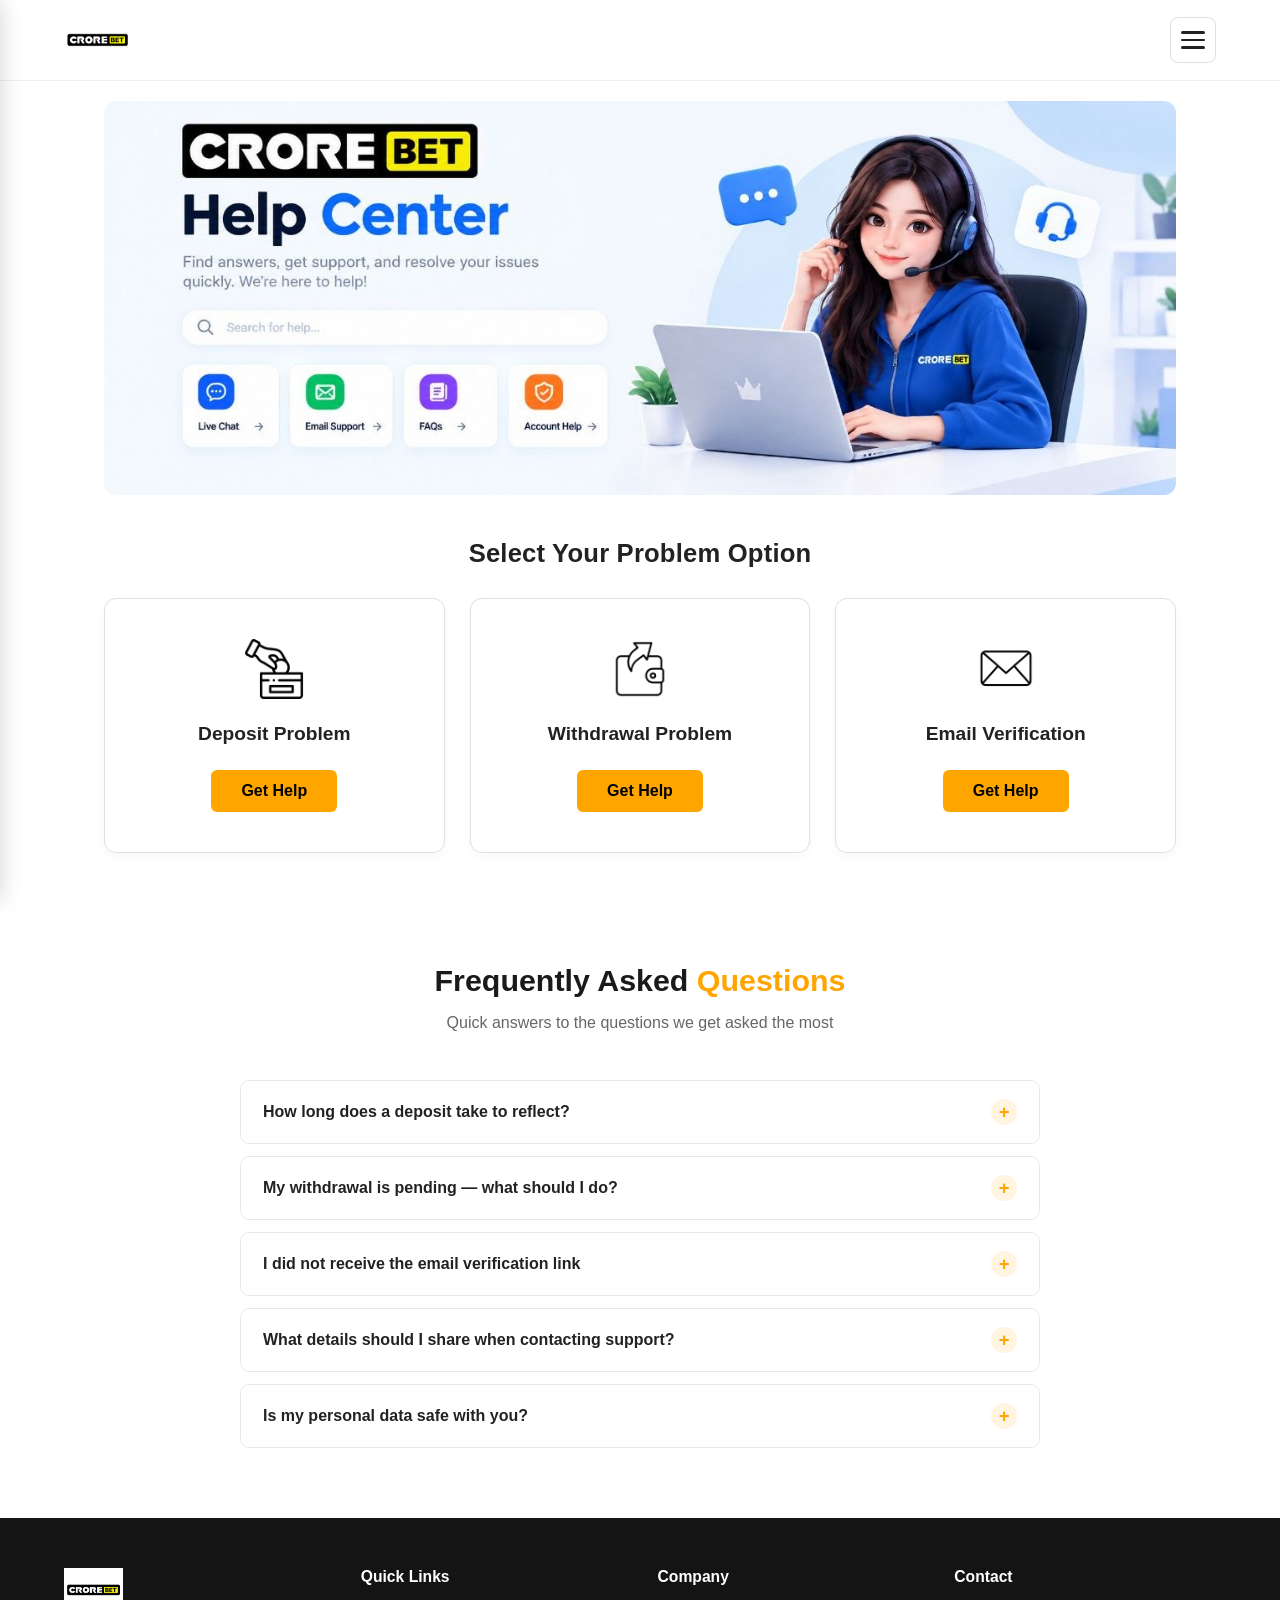
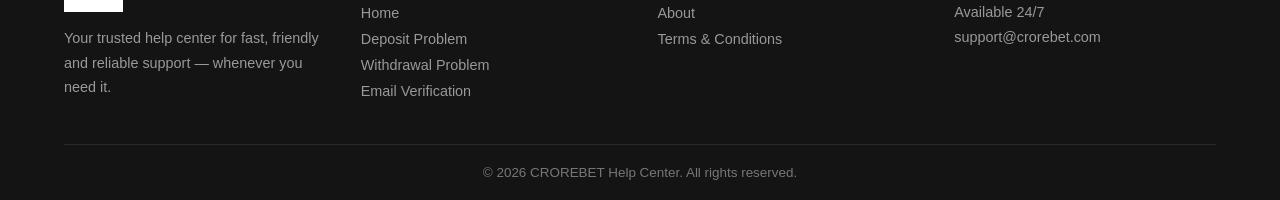
<file: Crorebet-main/index.html>
<!DOCTYPE html>
<html lang="en">
<head>
    <meta charset="UTF-8">
    <meta name="viewport" content="width=device-width, initial-scale=1.0">
    <title>Help Center</title>

    <!-- Favicon -->
    <link rel="icon" type="image/x-icon" href="favicon/favicon.ico">
    <link rel="icon" type="image/png" sizes="32x32" href="favicon/favicon-32.png">
    <link rel="icon" type="image/png" sizes="16x16" href="favicon/favicon-16.png">
    <link rel="apple-touch-icon" sizes="180x180" href="favicon/apple-touch-icon.png">
    <meta name="theme-color" content="#FFA500">
    <style>
        /* Basic Reset */
        * {
            margin: 0;
            padding: 0;
            box-sizing: border-box;
            font-family: 'Segoe UI', Tahoma, Geneva, Verdana, sans-serif;
        }

        /* Body Styling */
        body {
            background-color: #ffffff; 
            color: #333;
        }

        /* Header Styling */
        .header {
            width: 100%;
            padding: 15px 5%;
            display: flex;
            align-items: center;
            justify-content: space-between;
            border-bottom: 1px solid #f0f0f0;
            position: sticky;
            top: 0;
            background-color: #ffffff;
            z-index: 100;
        }

        .header .logo-link {
            display: inline-flex;
            align-items: center;
        }

        .header img {
            max-height: 50px;
            object-fit: contain;
            display: block;
        }

        /* Menu Toggle Button (Right Side) */
        .menu-btn {
            display: flex;
            flex-direction: column;
            justify-content: center;
            gap: 5px;
            width: 46px;
            height: 46px;
            padding: 12px 10px;
            background-color: #ffffff;
            border: 1px solid #e0e0e0;
            border-radius: 8px;
            cursor: pointer;
            transition: background-color 0.2s ease, border-color 0.2s ease;
        }

        .menu-btn:hover {
            background-color: #f7f7f7;
            border-color: #d0d0d0;
        }

        .menu-btn span {
            display: block;
            width: 100%;
            height: 2.5px;
            background-color: #222;
            border-radius: 2px;
            transition: transform 0.3s ease, opacity 0.3s ease;
        }

        /* Animate hamburger to X when open */
        .menu-btn.active {
            opacity: 0;
            pointer-events: none;
        }

        .menu-btn.active span:nth-child(1) {
            transform: translateY(7.5px) rotate(45deg);
        }

        .menu-btn.active span:nth-child(2) {
            opacity: 0;
        }

        .menu-btn.active span:nth-child(3) {
            transform: translateY(-7.5px) rotate(-45deg);
        }

        /* Sidebar Menu (Slides in from Left) */
        .sidebar {
            position: fixed;
            top: 0;
            left: 0;
            width: 300px;
            max-width: 85%;
            height: 100%;
            background-color: #ffffff;
            box-shadow: 2px 0 20px rgba(0, 0, 0, 0.15);
            transform: translateX(-100%);
            transition: transform 0.35s cubic-bezier(0.4, 0, 0.2, 1);
            z-index: 1000;
            display: flex;
            flex-direction: column;
            overflow-y: auto;
        }

        .sidebar.open {
            transform: translateX(0);
        }

        .sidebar-header {
            display: flex;
            align-items: center;
            justify-content: space-between;
            padding: 15px 20px;
            border-bottom: 1px solid #f0f0f0;
        }

        .sidebar-header img {
            max-height: 40px;
            object-fit: contain;
            display: block;
        }

        .sidebar-close {
            background: none;
            border: none;
            font-size: 1.8rem;
            line-height: 1;
            color: #666;
            cursor: pointer;
            width: 44px;
            height: 44px;
            display: flex;
            align-items: center;
            justify-content: center;
            border-radius: 8px;
            transition: background-color 0.2s ease, color 0.2s ease;
        }

        .sidebar-close:hover {
            background-color: #f2f2f2;
            color: #000;
        }

        .sidebar-nav {
            padding: 15px 0;
            display: flex;
            flex-direction: column;
        }

        .sidebar-nav a {
            display: flex;
            align-items: center;
            gap: 12px;
            padding: 15px 24px;
            text-decoration: none;
            color: #333;
            font-size: 1rem;
            font-weight: 500;
            border-left: 4px solid transparent;
            transition: background-color 0.2s ease, border-color 0.2s ease, color 0.2s ease;
        }

        .sidebar-nav a:hover {
            background-color: #fff8e6;
            border-left-color: #FFA500;
            color: #000;
        }

        .sidebar-nav a .nav-icon {
            width: 22px;
            height: 22px;
            object-fit: contain;
            flex-shrink: 0;
        }

        /* Dark overlay behind sidebar */
        .overlay {
            position: fixed;
            inset: 0;
            background-color: rgba(0, 0, 0, 0.45);
            opacity: 0;
            visibility: hidden;
            transition: opacity 0.35s ease, visibility 0.35s ease;
            z-index: 999;
        }

        .overlay.show {
            opacity: 1;
            visibility: visible;
        }

        /* Prevent page scroll when menu is open */
        body.no-scroll {
            overflow: hidden;
        }

        /* Banner Styling */
        .banner-section {
            width: 100%;
            max-width: 1200px;
            margin: 20px auto;
            padding: 0 5%;
            text-align: center;
        }

        .banner-section img {
            width: 100%;
            height: auto;
            border-radius: 12px; 
            /* Agar banner image pe border chahiye toh ye un-comment kar sakte ho: border: 1px solid #e0e0e0; */
        }

        /* Cards Container Styling */
        .options-section {
            max-width: 1200px;
            margin: 40px auto;
            padding: 0 5%;
        }

        /* Heading below banner */
        .options-title {
            text-align: center;
            font-size: 1.6rem;
            font-weight: 700;
            color: #222;
            margin-bottom: 30px;
            letter-spacing: 0.2px;
        }

        @media (max-width: 600px) {
            .options-title {
                font-size: 1.3rem;
            }
        }

        .card-container {
            display: grid;
            grid-template-columns: repeat(auto-fit, minmax(300px, 1fr));
            gap: 25px;
        }

        /* Individual Card Styling (2D Clean Look) */
        .card {
            background-color: #ffffff;
            border: 1px solid #e0e0e0; 
            border-radius: 12px;
            padding: 40px 20px;
            text-align: center;
            transition: transform 0.2s ease, box-shadow 0.2s ease;
            box-shadow: 0 4px 10px rgba(0, 0, 0, 0.03); 
        }

        .card:hover {
            transform: translateY(-5px);
            box-shadow: 0 8px 15px rgba(0, 0, 0, 0.08);
        }

        /* Icons inside card */
        .card .card-icon {
            width: 60px; /* Icon ka size aap yaha se bada chhota kar sakte ho */
            height: 60px;
            margin-bottom: 20px;
            object-fit: contain;
        }

        /* Problem Text */
        .card h3 {
            font-size: 1.2rem;
            font-weight: 600;
            margin-bottom: 25px;
            color: #222;
        }

        /* Yellow Button Styling */
        .btn-yellow {
            display: inline-block;
            background-color: #FFA500; 
            color: #000000; 
            border: none;
            padding: 12px 30px;
            font-size: 1rem;
            font-weight: 600;
            border-radius: 6px; 
            cursor: pointer;
            text-decoration: none;
            transition: background-color 0.2s ease;
        }

        .btn-yellow:hover {
            background-color: #e69300; 
        }

        /* ============================================
           EXTRA SECTIONS — Home Page ko interesting banane ke liye
           ============================================ */

        .section-pad {
            max-width: 1200px;
            margin: 0 auto;
            padding: 70px 5%;
        }

        .section-head {
            text-align: center;
            margin-bottom: 45px;
        }

        .section-head h2 {
            font-size: 1.9rem;
            font-weight: 700;
            color: #1a1a1a;
            margin-bottom: 12px;
        }

        .section-head p {
            color: #666;
            font-size: 1rem;
            max-width: 600px;
            margin: 0 auto;
            line-height: 1.6;
        }

        .section-head .accent {
            color: #FFA500;
        }

        /* --- 4. FAQ Accordion --- */
        .faq-section {
            background: #fff;
        }

        .faq-list {
            max-width: 800px;
            margin: 0 auto;
            display: flex;
            flex-direction: column;
            gap: 12px;
        }

        .faq-item {
            border: 1px solid #e8e8e8;
            border-radius: 10px;
            overflow: hidden;
            transition: border-color 0.25s ease;
        }

        .faq-item.open {
            border-color: #FFA500;
        }

        .faq-q {
            width: 100%;
            background: #fff;
            border: none;
            text-align: left;
            padding: 18px 22px;
            font-size: 1rem;
            font-weight: 600;
            color: #222;
            cursor: pointer;
            display: flex;
            justify-content: space-between;
            align-items: center;
            gap: 15px;
            font-family: inherit;
            transition: background-color 0.2s ease;
        }

        .faq-q:hover {
            background-color: #fafafa;
        }

        .faq-q .faq-icon {
            flex-shrink: 0;
            width: 26px;
            height: 26px;
            border-radius: 50%;
            background: #fff5e0;
            color: #FFA500;
            display: flex;
            align-items: center;
            justify-content: center;
            font-size: 1.15rem;
            font-weight: 700;
            transition: transform 0.3s ease, background-color 0.3s ease;
        }

        .faq-item.open .faq-icon {
            transform: rotate(45deg);
            background: #FFA500;
            color: #fff;
        }

        .faq-a {
            max-height: 0;
            overflow: hidden;
            transition: max-height 0.35s ease;
        }

        .faq-a p {
            padding: 0 22px 20px;
            color: #555;
            font-size: 0.95rem;
            line-height: 1.65;
        }

        /* --- Footer (Black Theme) --- */
        .site-footer {
            background: #141414;
            color: #aaa;
            padding: 50px 5% 0;
        }

        .footer-grid {
            max-width: 1200px;
            margin: 0 auto;
            display: grid;
            grid-template-columns: repeat(auto-fit, minmax(220px, 1fr));
            gap: 35px;
            padding-bottom: 40px;
        }

        .footer-col h4 {
            color: #ffffff;
            font-size: 0.98rem;
            font-weight: 700;
            margin-bottom: 14px;
        }

        .footer-col p {
            font-size: 0.9rem;
            line-height: 1.7;
            color: #999;
        }

        .footer-col a {
            display: block;
            color: #999;
            text-decoration: none;
            font-size: 0.9rem;
            padding: 5px 0;
            transition: color 0.2s ease;
        }

        .footer-col a:hover {
            color: #FFA500;
        }

        .footer-brand img {
            max-height: 44px;
            margin-bottom: 14px;
            object-fit: contain;
            display: block;
        }

        .footer-bottom {
            border-top: 1px solid #2a2a2a;
            max-width: 1200px;
            margin: 0 auto;
            padding: 20px 0;
            text-align: center;
            font-size: 0.84rem;
            color: #777;
        }

        @media (max-width: 600px) {
            .section-pad {
                padding: 50px 5%;
            }

            .section-head h2 {
                font-size: 1.5rem;
            }

        }

    </style>
</head>
<body>

    <!-- Header Section -->
    <header class="header">
        <a href="index.html" class="logo-link">
            <img src="logo/logo.png" alt="CROREBET Logo">
        </a>

        <!-- Menu Button (Right Side) -->
        <button class="menu-btn" id="menuBtn" aria-label="Open Menu" aria-expanded="false" aria-controls="sidebar">
            <span></span>
            <span></span>
            <span></span>
        </button>
    </header>

    <!-- Sidebar Menu (Slides in from Left) -->
    <aside class="sidebar" id="sidebar" aria-hidden="true">
        <div class="sidebar-header">
            <img src="logo/logo.png" alt="CROREBET Logo">
            <button class="sidebar-close" id="sidebarClose" aria-label="Close Menu">&times;</button>
        </div>

        <nav class="sidebar-nav">
            <a href="index.html">
                <svg class="nav-icon" viewBox="0 0 24 24" fill="none" xmlns="http://www.w3.org/2000/svg">
                    <path d="M3 10.5L12 3l9 7.5V20a1 1 0 0 1-1 1h-5v-6H9v6H4a1 1 0 0 1-1-1v-9.5z" stroke="#FFA500" stroke-width="1.8" stroke-linejoin="round"/>
                </svg>
                Home
            </a>
            <a href="#deposit">
                <svg class="nav-icon" viewBox="0 0 24 24" fill="none" xmlns="http://www.w3.org/2000/svg">
                    <rect x="2.5" y="6" width="19" height="13" rx="2.5" stroke="#FFA500" stroke-width="1.8"/>
                    <path d="M2.5 10.5h19" stroke="#FFA500" stroke-width="1.8" stroke-linecap="round"/>
                    <path d="M12 19.5v-6M9.5 15.5L12 13l2.5 2.5" stroke="#FFA500" stroke-width="1.8" stroke-linecap="round" stroke-linejoin="round"/>
                </svg>
                Deposit Problem
            </a>
            <a href="#withdrawal">
                <svg class="nav-icon" viewBox="0 0 24 24" fill="none" xmlns="http://www.w3.org/2000/svg">
                    <rect x="2.5" y="6" width="19" height="13" rx="2.5" stroke="#FFA500" stroke-width="1.8"/>
                    <path d="M2.5 10.5h19" stroke="#FFA500" stroke-width="1.8" stroke-linecap="round"/>
                    <path d="M12 13v6M9.5 16.5L12 19l2.5-2.5" stroke="#FFA500" stroke-width="1.8" stroke-linecap="round" stroke-linejoin="round"/>
                </svg>
                Withdrawal Problem
            </a>
            <a href="#email">
                <svg class="nav-icon" viewBox="0 0 24 24" fill="none" xmlns="http://www.w3.org/2000/svg">
                    <rect x="2.5" y="5" width="19" height="14" rx="2" stroke="#FFA500" stroke-width="1.8"/>
                    <path d="M3.5 7l7.4 5.2a2 2 0 0 0 2.2 0L20.5 7" stroke="#FFA500" stroke-width="1.8" stroke-linecap="round" stroke-linejoin="round"/>
                </svg>
                Email Verification
            </a>
            <a href="#faqs">
                <svg class="nav-icon" viewBox="0 0 24 24" fill="none" xmlns="http://www.w3.org/2000/svg">
                    <circle cx="12" cy="12" r="9.2" stroke="#FFA500" stroke-width="1.8"/>
                    <path d="M9.6 9.2a2.5 2.5 0 1 1 3.5 2.3c-.7.3-1.1 1-1.1 1.7v.4" stroke="#FFA500" stroke-width="1.8" stroke-linecap="round"/>
                    <circle cx="12" cy="17" r="1.1" fill="#FFA500"/>
                </svg>
                FAQs
            </a>
            <a href="about.html">
                <svg class="nav-icon" viewBox="0 0 24 24" fill="none" xmlns="http://www.w3.org/2000/svg">
                    <circle cx="12" cy="12" r="9.2" stroke="#FFA500" stroke-width="1.8"/>
                    <path d="M12 11v6" stroke="#FFA500" stroke-width="1.8" stroke-linecap="round"/>
                    <circle cx="12" cy="7.6" r="1.15" fill="#FFA500"/>
                </svg>
                About
            </a>
            <a href="terms.html">
                <svg class="nav-icon" viewBox="0 0 24 24" fill="none" xmlns="http://www.w3.org/2000/svg">
                    <path d="M6.5 3.5h7.5L19 8.5v11a1.5 1.5 0 0 1-1.5 1.5h-11A1.5 1.5 0 0 1 5 19.5v-14A1.5 1.5 0 0 1 6.5 3.5z" stroke="#FFA500" stroke-width="1.8" stroke-linejoin="round"/>
                    <path d="M13.5 3.8V9h5" stroke="#FFA500" stroke-width="1.8" stroke-linejoin="round"/>
                    <path d="M8.5 13h7M8.5 16.5h4.5" stroke="#FFA500" stroke-width="1.8" stroke-linecap="round"/>
                </svg>
                Terms &amp; Conditions
            </a>
            <a href="#contact">
                <svg class="nav-icon" viewBox="0 0 24 24" fill="none" xmlns="http://www.w3.org/2000/svg">
                    <path d="M4 5.5h16a1.5 1.5 0 0 1 1.5 1.5v9a1.5 1.5 0 0 1-1.5 1.5h-8.5L7 21v-3.5H4A1.5 1.5 0 0 1 2.5 16V7A1.5 1.5 0 0 1 4 5.5z" stroke="#FFA500" stroke-width="1.8" stroke-linejoin="round"/>
                    <path d="M8 11h8" stroke="#FFA500" stroke-width="1.8" stroke-linecap="round"/>
                </svg>
                Contact Support
            </a>
        </nav>
    </aside>

    <!-- Dark Overlay -->
    <div class="overlay" id="overlay"></div>

    <!-- Banner Section -->
    <section class="banner-section">
        <!-- Agar banner ka path ya extension alag hai toh yahan change karna -->
        <img src="banner/banner.png" alt="Help Center Banner">
    </section>

    <!-- Options Section -->
    <section class="options-section">
        <h2 class="options-title">Select Your Problem Option</h2>

        <div class="card-container">
            
            <!-- Card 1: Deposit Problem -->
            <div class="card">
                <!-- Niche wali line me icon ka path hai -->
                <img src="icons/deposit.png" alt="Deposit Icon" class="card-icon">
                <h3>Deposit Problem</h3>
                <a href="deposit-complaint.html" class="btn-yellow">Get Help</a>
            </div>

            <!-- Card 2: Withdrawal Problem -->
            <div class="card">
                <!-- Niche wali line me icon ka path hai -->
                <img src="icons/withdrawal.png" alt="Withdrawal Icon" class="card-icon">
                <h3>Withdrawal Problem</h3>
                <a href="withdrawal-complaint.html" class="btn-yellow">Get Help</a>
            </div>

            <!-- Card 3: Email Verification -->
            <div class="card">
                <!-- Niche wali line me icon ka path hai -->
                <img src="icons/email.png" alt="Email Icon" class="card-icon">
                <h3>Email Verification</h3>
                <a href="email-complaint.html" class="btn-yellow">Get Help</a>
            </div>

        </div>
    </section>

    <!-- ==========================================
         FAQ SECTION
         ========================================== -->
    <section class="faq-section section-pad">
        <div class="section-head">
            <h2>Frequently Asked <span class="accent">Questions</span></h2>
            <p>Quick answers to the questions we get asked the most</p>
        </div>

        <div class="faq-list">
            <div class="faq-item">
                <button class="faq-q" aria-expanded="false">
                    How long does a deposit take to reflect?
                    <span class="faq-icon">+</span>
                </button>
                <div class="faq-a">
                    <p>Most deposits reflect instantly. If your deposit takes longer than 15 minutes, please contact support with the transaction ID and screenshot — we will track it for you immediately.</p>
                </div>
            </div>

            <div class="faq-item">
                <button class="faq-q" aria-expanded="false">
                    My withdrawal is pending — what should I do?
                    <span class="faq-icon">+</span>
                </button>
                <div class="faq-a">
                    <p>Withdrawals are usually processed within 24 hours. If yours is pending beyond that, check your KYC status first. If everything is verified, reach out via the Withdrawal Problem card above.</p>
                </div>
            </div>

            <div class="faq-item">
                <button class="faq-q" aria-expanded="false">
                    I did not receive the email verification link
                    <span class="faq-icon">+</span>
                </button>
                <div class="faq-a">
                    <p>Please check your spam/junk folder first. If it is still missing, try resending the verification email from your account settings. If it fails again, contact support and we will verify your email manually.</p>
                </div>
            </div>

            <div class="faq-item">
                <button class="faq-q" aria-expanded="false">
                    What details should I share when contacting support?
                    <span class="faq-icon">+</span>
                </button>
                <div class="faq-a">
                    <p>Please share your registered email/username, a clear description of the issue, and any relevant screenshots or transaction IDs. Never share your password with anyone — including support.</p>
                </div>
            </div>

            <div class="faq-item">
                <button class="faq-q" aria-expanded="false">
                    Is my personal data safe with you?
                    <span class="faq-icon">+</span>
                </button>
                <div class="faq-a">
                    <p>Yes. All information you share with our support team is handled confidentially and used only to resolve your issue. We never sell or share your data with third parties.</p>
                </div>
            </div>
        </div>
    </section>

    <!-- ==========================================
         FOOTER
         ========================================== -->
    <footer class="site-footer">
        <div class="footer-grid">
            <div class="footer-col footer-brand">
                <img src="logo/logo.png" alt="CROREBET Logo">
                <p>Your trusted help center for fast, friendly and reliable support — whenever you need it.</p>
            </div>

            <div class="footer-col">
                <h4>Quick Links</h4>
                <a href="index.html">Home</a>
                <a href="#deposit">Deposit Problem</a>
                <a href="#withdrawal">Withdrawal Problem</a>
                <a href="#email">Email Verification</a>
            </div>

            <div class="footer-col">
                <h4>Company</h4>
                <a href="about.html">About</a>
                <a href="terms.html">Terms &amp; Conditions</a>
            </div>

            <div class="footer-col">
                <h4>Contact</h4>
                <p>Available 24/7</p>
                <p>support@crorebet.com</p>
            </div>
        </div>

        <div class="footer-bottom">
            <span>&copy; <span id="year"></span> CROREBET Help Center. All rights reserved.</span>
        </div>
    </footer>

    <script>
        (function () {
            const menuBtn = document.getElementById('menuBtn');
            const sidebar = document.getElementById('sidebar');
            const overlay = document.getElementById('overlay');
            const sidebarClose = document.getElementById('sidebarClose');

            function openMenu() {
                sidebar.classList.add('open');
                overlay.classList.add('show');
                menuBtn.classList.add('active');
                document.body.classList.add('no-scroll');
                menuBtn.setAttribute('aria-expanded', 'true');
                sidebar.setAttribute('aria-hidden', 'false');
            }

            function closeMenu() {
                sidebar.classList.remove('open');
                overlay.classList.remove('show');
                menuBtn.classList.remove('active');
                document.body.classList.remove('no-scroll');
                menuBtn.setAttribute('aria-expanded', 'false');
                sidebar.setAttribute('aria-hidden', 'true');
            }

            menuBtn.addEventListener('click', function () {
                if (sidebar.classList.contains('open')) {
                    closeMenu();
                } else {
                    openMenu();
                }
            });

            overlay.addEventListener('click', closeMenu);
            sidebarClose.addEventListener('click', closeMenu);

            // ESC key se menu close
            document.addEventListener('keydown', function (e) {
                if (e.key === 'Escape') closeMenu();
            });

            // Menu ke kisi link pe click karne se menu band ho jaye
            document.querySelectorAll('.sidebar-nav a').forEach(function (link) {
                link.addEventListener('click', closeMenu);
            });

            // FAQ accordion
            document.querySelectorAll('.faq-q').forEach(function (btn) {
                btn.addEventListener('click', function () {
                    const item = btn.parentElement;
                    const panel = item.querySelector('.faq-a');
                    const isOpen = item.classList.contains('open');

                    // Baaki sab band kar do (one-at-a-time)
                    document.querySelectorAll('.faq-item').forEach(function (other) {
                        other.classList.remove('open');
                        other.querySelector('.faq-a').style.maxHeight = null;
                        other.querySelector('.faq-q').setAttribute('aria-expanded', 'false');
                    });

                    // Agar pehle se open tha to sirf band karo, warna khol do
                    if (!isOpen) {
                        item.classList.add('open');
                        panel.style.maxHeight = panel.scrollHeight + 'px';
                        btn.setAttribute('aria-expanded', 'true');
                    }
                });
            });

            // Footer year auto-update
            const yearEl = document.getElementById('year');
            if (yearEl) yearEl.textContent = new Date().getFullYear();
        })();
    </script>

</body>
</html>
</file>
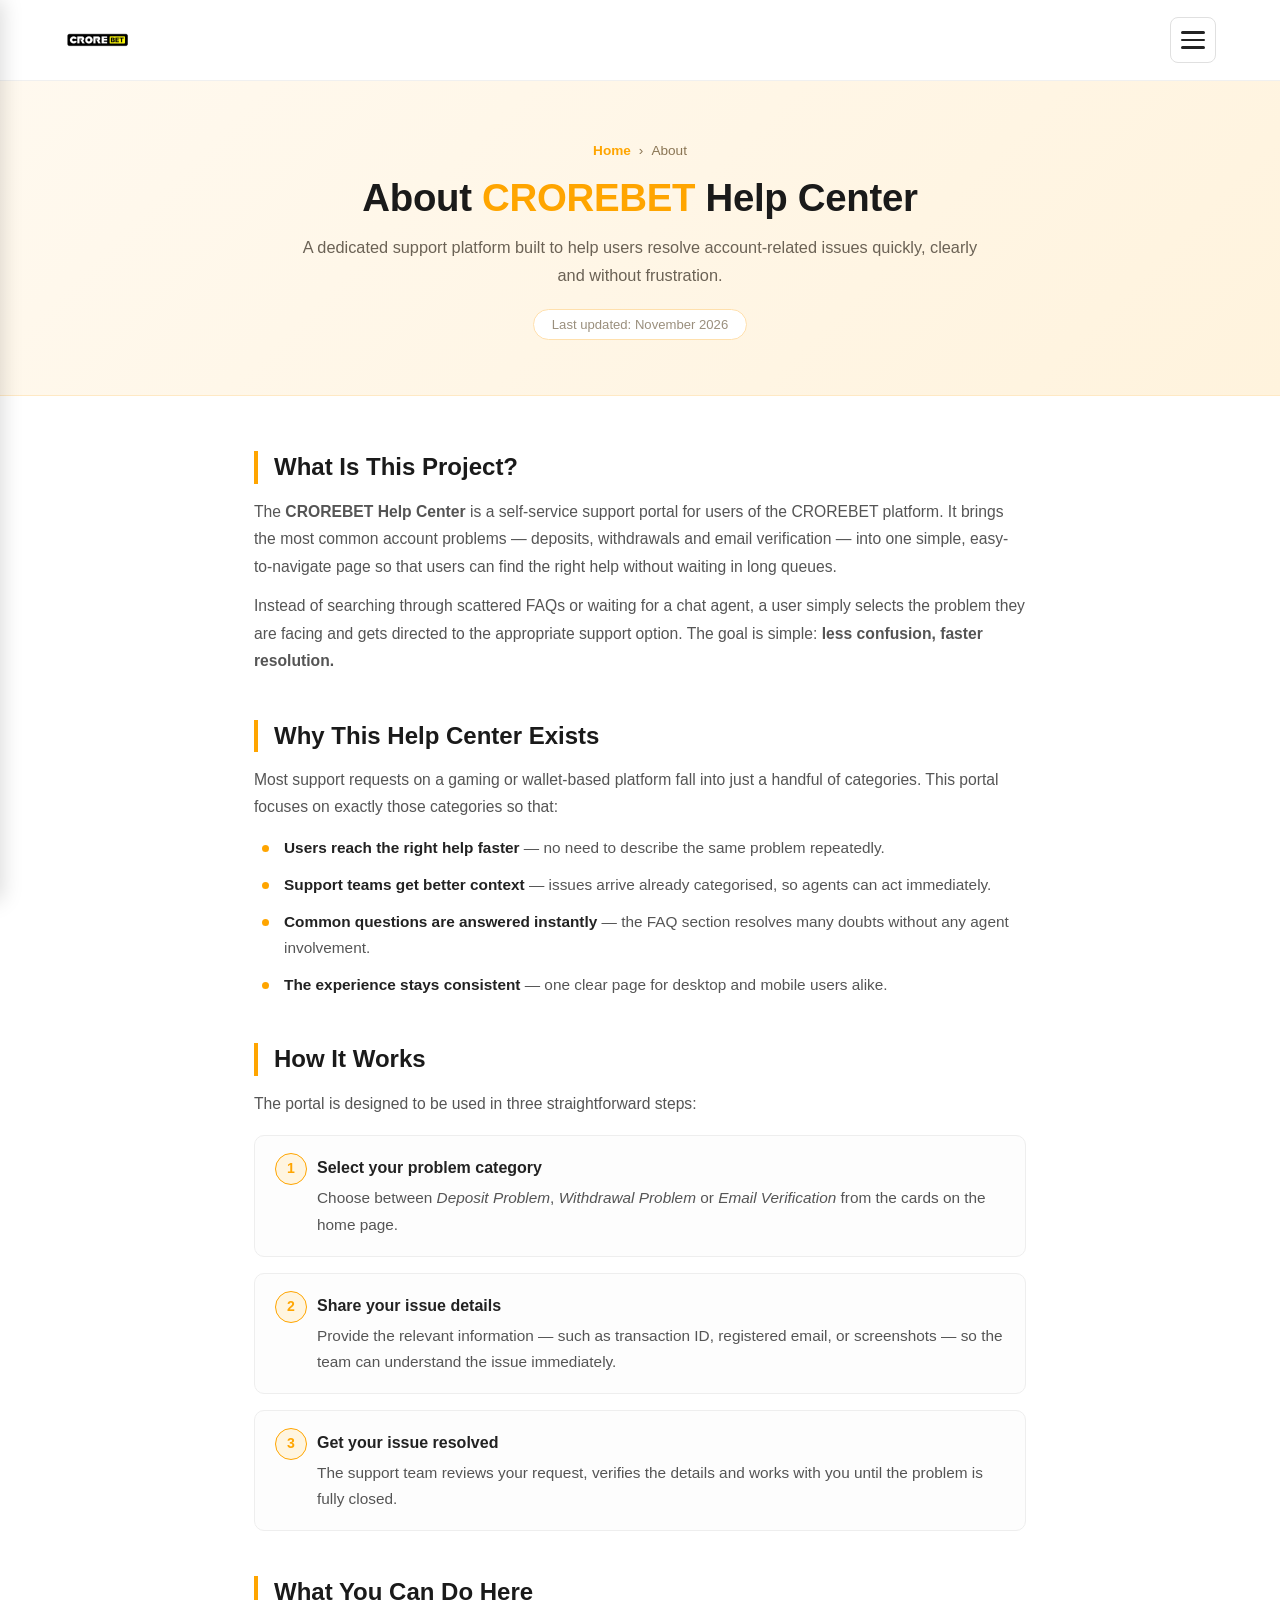
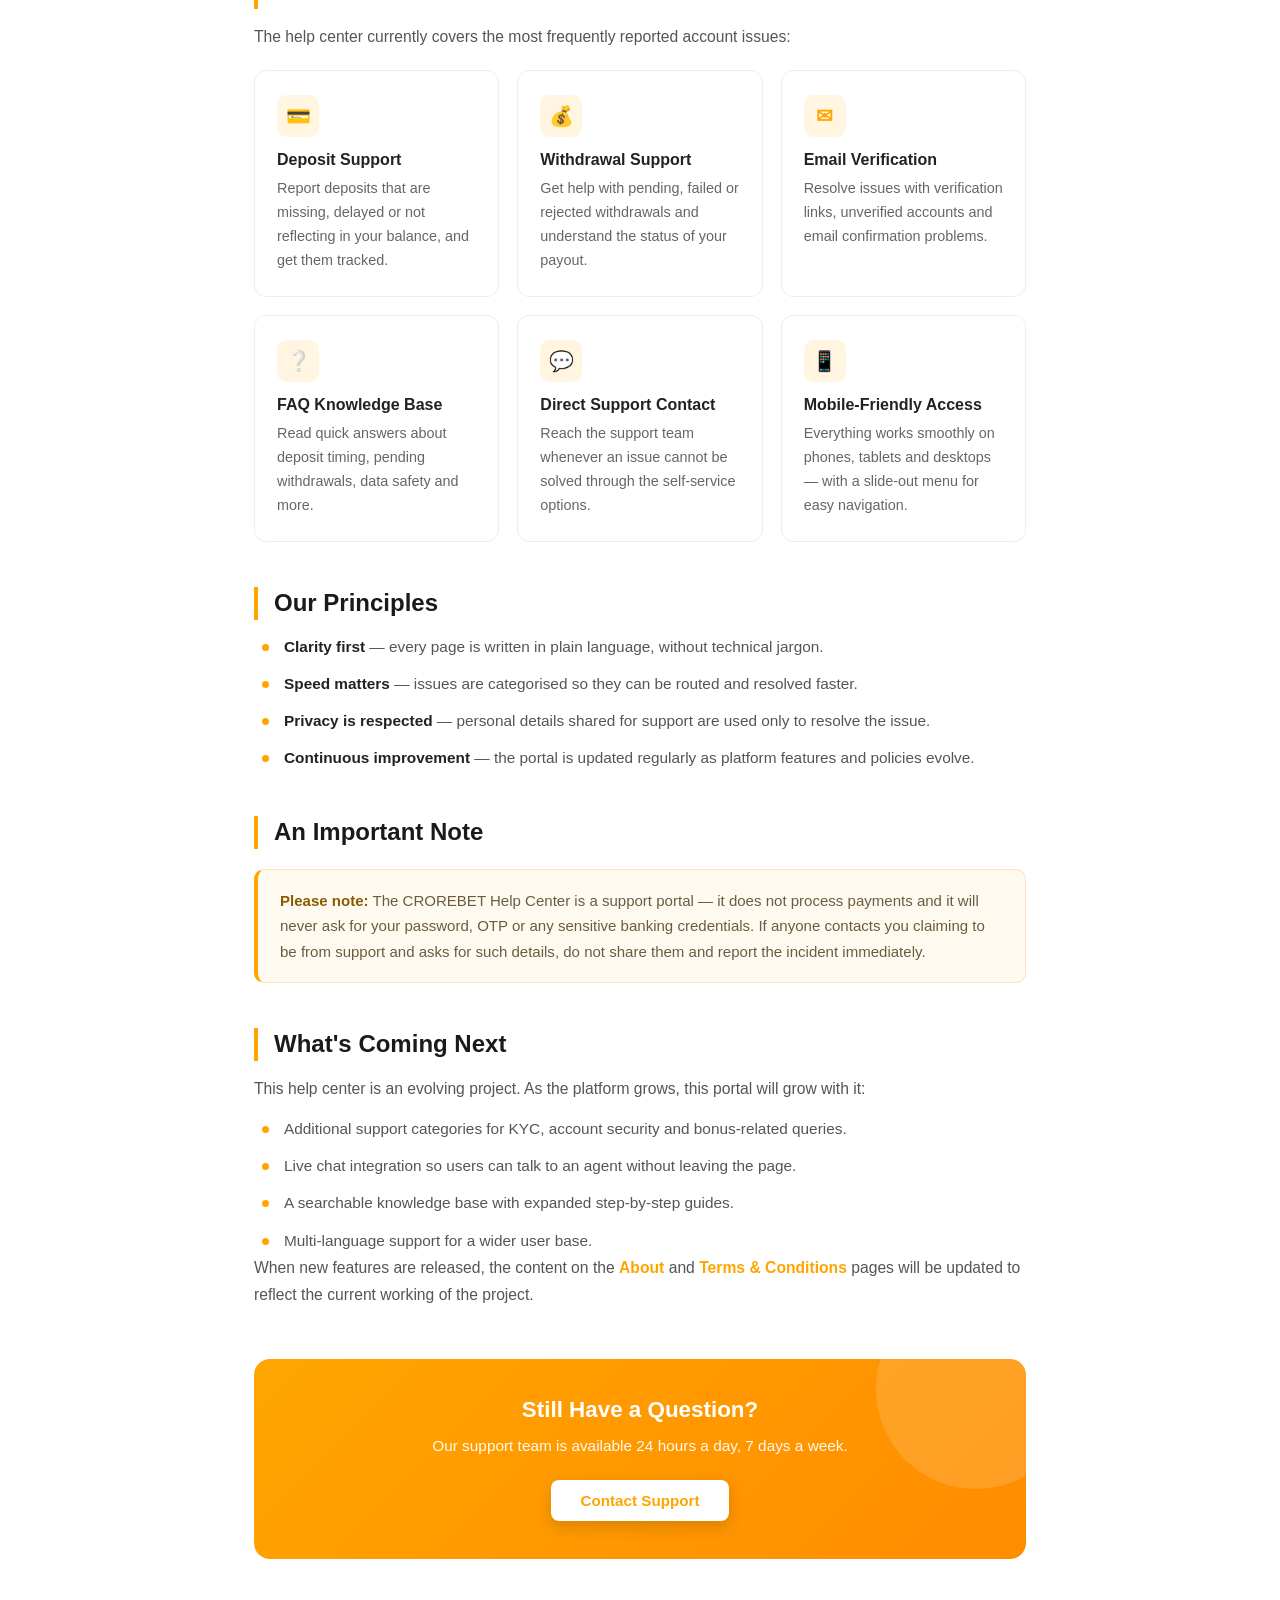
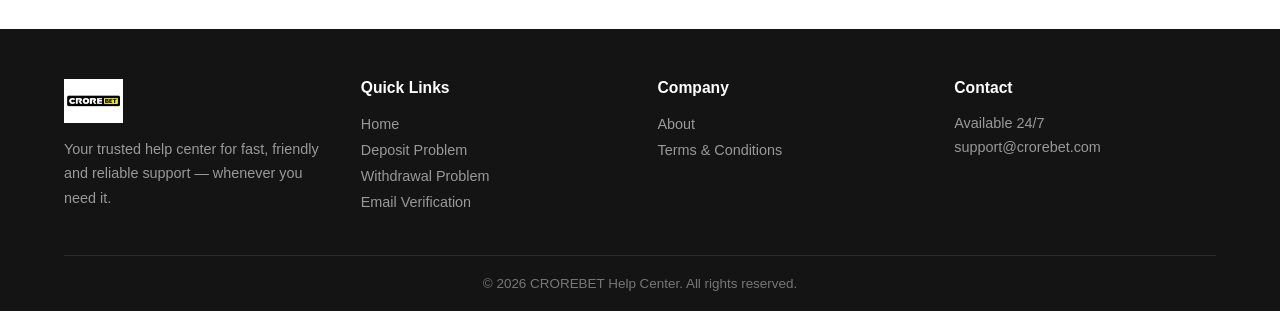
<file: Crorebet-main/about.html>
<!DOCTYPE html>
<html lang="en">
<head>
    <meta charset="UTF-8">
    <meta name="viewport" content="width=device-width, initial-scale=1.0">
    <title>About Us — CROREBET Help Center</title>

    <!-- Favicon -->
    <link rel="icon" type="image/x-icon" href="favicon/favicon.ico">
    <link rel="icon" type="image/png" sizes="32x32" href="favicon/favicon-32.png">
    <link rel="icon" type="image/png" sizes="16x16" href="favicon/favicon-16.png">
    <link rel="apple-touch-icon" sizes="180x180" href="favicon/apple-touch-icon.png">
    <meta name="theme-color" content="#FFA500">

    <link rel="stylesheet" href="css/style.css">
</head>
<body>

    <!-- ==========================================
         HEADER
         ========================================== -->
    <header class="header">
        <a href="index.html" class="logo-link">
            <img src="logo/logo.png" alt="CROREBET Logo">
        </a>

        <button class="menu-btn" id="menuBtn" aria-label="Open Menu" aria-expanded="false" aria-controls="sidebar">
            <span></span>
            <span></span>
            <span></span>
        </button>
    </header>

    <!-- ==========================================
         SIDEBAR MENU
         ========================================== -->
    <aside class="sidebar" id="sidebar" aria-hidden="true">
        <div class="sidebar-header">
            <img src="logo/logo.png" alt="CROREBET Logo">
            <button class="sidebar-close" id="sidebarClose" aria-label="Close Menu">&times;</button>
        </div>

        <nav class="sidebar-nav">
            <a href="index.html">
                <svg class="nav-icon" viewBox="0 0 24 24" fill="none" xmlns="http://www.w3.org/2000/svg">
                    <path d="M3 10.5L12 3l9 7.5V20a1 1 0 0 1-1 1h-5v-6H9v6H4a1 1 0 0 1-1-1v-9.5z" stroke="#FFA500" stroke-width="1.8" stroke-linejoin="round"/>
                </svg>
                Home
            </a>
            <a href="index.html#deposit">
                <svg class="nav-icon" viewBox="0 0 24 24" fill="none" xmlns="http://www.w3.org/2000/svg">
                    <rect x="2.5" y="6" width="19" height="13" rx="2.5" stroke="#FFA500" stroke-width="1.8"/>
                    <path d="M2.5 10.5h19" stroke="#FFA500" stroke-width="1.8" stroke-linecap="round"/>
                    <path d="M12 19.5v-6M9.5 15.5L12 13l2.5 2.5" stroke="#FFA500" stroke-width="1.8" stroke-linecap="round" stroke-linejoin="round"/>
                </svg>
                Deposit Problem
            </a>
            <a href="index.html#withdrawal">
                <svg class="nav-icon" viewBox="0 0 24 24" fill="none" xmlns="http://www.w3.org/2000/svg">
                    <rect x="2.5" y="6" width="19" height="13" rx="2.5" stroke="#FFA500" stroke-width="1.8"/>
                    <path d="M2.5 10.5h19" stroke="#FFA500" stroke-width="1.8" stroke-linecap="round"/>
                    <path d="M12 13v6M9.5 16.5L12 19l2.5-2.5" stroke="#FFA500" stroke-width="1.8" stroke-linecap="round" stroke-linejoin="round"/>
                </svg>
                Withdrawal Problem
            </a>
            <a href="index.html#email">
                <svg class="nav-icon" viewBox="0 0 24 24" fill="none" xmlns="http://www.w3.org/2000/svg">
                    <rect x="2.5" y="5" width="19" height="14" rx="2" stroke="#FFA500" stroke-width="1.8"/>
                    <path d="M3.5 7l7.4 5.2a2 2 0 0 0 2.2 0L20.5 7" stroke="#FFA500" stroke-width="1.8" stroke-linecap="round" stroke-linejoin="round"/>
                </svg>
                Email Verification
            </a>
            <a href="index.html#faqs">
                <svg class="nav-icon" viewBox="0 0 24 24" fill="none" xmlns="http://www.w3.org/2000/svg">
                    <circle cx="12" cy="12" r="9.2" stroke="#FFA500" stroke-width="1.8"/>
                    <path d="M9.6 9.2a2.5 2.5 0 1 1 3.5 2.3c-.7.3-1.1 1-1.1 1.7v.4" stroke="#FFA500" stroke-width="1.8" stroke-linecap="round"/>
                    <circle cx="12" cy="17" r="1.1" fill="#FFA500"/>
                </svg>
                FAQs
            </a>
            <a href="about.html" class="active">
                <svg class="nav-icon" viewBox="0 0 24 24" fill="none" xmlns="http://www.w3.org/2000/svg">
                    <circle cx="12" cy="12" r="9.2" stroke="#FFA500" stroke-width="1.8"/>
                    <path d="M12 11v6" stroke="#FFA500" stroke-width="1.8" stroke-linecap="round"/>
                    <circle cx="12" cy="7.6" r="1.15" fill="#FFA500"/>
                </svg>
                About
            </a>
            <a href="terms.html">
                <svg class="nav-icon" viewBox="0 0 24 24" fill="none" xmlns="http://www.w3.org/2000/svg">
                    <path d="M6.5 3.5h7.5L19 8.5v11a1.5 1.5 0 0 1-1.5 1.5h-11A1.5 1.5 0 0 1 5 19.5v-14A1.5 1.5 0 0 1 6.5 3.5z" stroke="#FFA500" stroke-width="1.8" stroke-linejoin="round"/>
                    <path d="M13.5 3.8V9h5" stroke="#FFA500" stroke-width="1.8" stroke-linejoin="round"/>
                    <path d="M8.5 13h7M8.5 16.5h4.5" stroke="#FFA500" stroke-width="1.8" stroke-linecap="round"/>
                </svg>
                Terms &amp; Conditions
            </a>
            <a href="index.html#contact">
                <svg class="nav-icon" viewBox="0 0 24 24" fill="none" xmlns="http://www.w3.org/2000/svg">
                    <path d="M4 5.5h16a1.5 1.5 0 0 1 1.5 1.5v9a1.5 1.5 0 0 1-1.5 1.5h-8.5L7 21v-3.5H4A1.5 1.5 0 0 1 2.5 16V7A1.5 1.5 0 0 1 4 5.5z" stroke="#FFA500" stroke-width="1.8" stroke-linejoin="round"/>
                    <path d="M8 11h8" stroke="#FFA500" stroke-width="1.8" stroke-linecap="round"/>
                </svg>
                Contact Support
            </a>
        </nav>
    </aside>

    <!-- Dark Overlay -->
    <div class="overlay" id="overlay"></div>

    <!-- ==========================================
         PAGE HERO
         ========================================== -->
    <section class="page-hero">
        <div class="breadcrumb">
            <a href="index.html">Home</a>
            <span>&rsaquo;</span>
            <span>About</span>
        </div>
        <h1>About <span>CROREBET</span> Help Center</h1>
        <p>A dedicated support platform built to help users resolve account-related issues quickly, clearly and without frustration.</p>
        <span class="meta">Last updated: November 2026</span>
    </section>

    <!-- ==========================================
         CONTENT
         ========================================== -->
    <main class="page-wrap">

        <!-- 1. What This Project Is -->
        <div class="content-block">
            <h2>What Is This Project?</h2>
            <p>
                The <strong>CROREBET Help Center</strong> is a self-service support portal for users of the CROREBET platform.
                It brings the most common account problems — deposits, withdrawals and email verification — into one simple,
                easy-to-navigate page so that users can find the right help without waiting in long queues.
            </p>
            <p>
                Instead of searching through scattered FAQs or waiting for a chat agent, a user simply selects the problem
                they are facing and gets directed to the appropriate support option. The goal is simple:
                <strong>less confusion, faster resolution.</strong>
            </p>
        </div>

        <!-- 2. Why It Exists -->
        <div class="content-block">
            <h2>Why This Help Center Exists</h2>
            <p>Most support requests on a gaming or wallet-based platform fall into just a handful of categories. This portal focuses on exactly those categories so that:</p>
            <ul class="point-list">
                <li><strong>Users reach the right help faster</strong> — no need to describe the same problem repeatedly.</li>
                <li><strong>Support teams get better context</strong> — issues arrive already categorised, so agents can act immediately.</li>
                <li><strong>Common questions are answered instantly</strong> — the FAQ section resolves many doubts without any agent involvement.</li>
                <li><strong>The experience stays consistent</strong> — one clear page for desktop and mobile users alike.</li>
            </ul>
        </div>

        <!-- 3. How It Works -->
        <div class="content-block">
            <h2>How It Works</h2>
            <p>The portal is designed to be used in three straightforward steps:</p>
            <ol class="step-list">
                <li>
                    <strong>Select your problem category</strong>
                    Choose between <em>Deposit Problem</em>, <em>Withdrawal Problem</em> or <em>Email Verification</em> from the cards on the home page.
                </li>
                <li>
                    <strong>Share your issue details</strong>
                    Provide the relevant information — such as transaction ID, registered email, or screenshots — so the team can understand the issue immediately.
                </li>
                <li>
                    <strong>Get your issue resolved</strong>
                    The support team reviews your request, verifies the details and works with you until the problem is fully closed.
                </li>
            </ol>
        </div>

        <!-- 4. What You Can Do Here -->
        <div class="content-block">
            <h2>What You Can Do Here</h2>
            <p>The help center currently covers the most frequently reported account issues:</p>

            <div class="feature-grid">
                <div class="feature-card">
                    <div class="fc-icon">&#128179;</div>
                    <h3>Deposit Support</h3>
                    <p>Report deposits that are missing, delayed or not reflecting in your balance, and get them tracked.</p>
                </div>
                <div class="feature-card">
                    <div class="fc-icon">&#128176;</div>
                    <h3>Withdrawal Support</h3>
                    <p>Get help with pending, failed or rejected withdrawals and understand the status of your payout.</p>
                </div>
                <div class="feature-card">
                    <div class="fc-icon">&#9993;</div>
                    <h3>Email Verification</h3>
                    <p>Resolve issues with verification links, unverified accounts and email confirmation problems.</p>
                </div>
                <div class="feature-card">
                    <div class="fc-icon">&#10068;</div>
                    <h3>FAQ Knowledge Base</h3>
                    <p>Read quick answers about deposit timing, pending withdrawals, data safety and more.</p>
                </div>
                <div class="feature-card">
                    <div class="fc-icon">&#128172;</div>
                    <h3>Direct Support Contact</h3>
                    <p>Reach the support team whenever an issue cannot be solved through the self-service options.</p>
                </div>
                <div class="feature-card">
                    <div class="fc-icon">&#128241;</div>
                    <h3>Mobile-Friendly Access</h3>
                    <p>Everything works smoothly on phones, tablets and desktops — with a slide-out menu for easy navigation.</p>
                </div>
            </div>
        </div>

        <!-- 5. Our Principles -->
        <div class="content-block">
            <h2>Our Principles</h2>
            <ul class="point-list">
                <li><strong>Clarity first</strong> — every page is written in plain language, without technical jargon.</li>
                <li><strong>Speed matters</strong> — issues are categorised so they can be routed and resolved faster.</li>
                <li><strong>Privacy is respected</strong> — personal details shared for support are used only to resolve the issue.</li>
                <li><strong>Continuous improvement</strong> — the portal is updated regularly as platform features and policies evolve.</li>
            </ul>
        </div>

        <!-- 6. Important Note -->
        <div class="content-block">
            <h2>An Important Note</h2>
            <div class="note-box">
                <p>
                    <strong>Please note:</strong> The CROREBET Help Center is a support portal — it does not process payments
                    and it will never ask for your password, OTP or any sensitive banking credentials. If anyone contacts you
                    claiming to be from support and asks for such details, do not share them and report the incident immediately.
                </p>
            </div>
        </div>

        <!-- 7. Roadmap -->
        <div class="content-block">
            <h2>What's Coming Next</h2>
            <p>This help center is an evolving project. As the platform grows, this portal will grow with it:</p>
            <ul class="point-list">
                <li>Additional support categories for KYC, account security and bonus-related queries.</li>
                <li>Live chat integration so users can talk to an agent without leaving the page.</li>
                <li>A searchable knowledge base with expanded step-by-step guides.</li>
                <li>Multi-language support for a wider user base.</li>
            </ul>
            <p>
                When new features are released, the content on the <a href="about.html" style="color:#FFA500;font-weight:600;text-decoration:none;">About</a>
                and <a href="terms.html" style="color:#FFA500;font-weight:600;text-decoration:none;">Terms &amp; Conditions</a>
                pages will be updated to reflect the current working of the project.
            </p>
        </div>

        <!-- Contact Strip -->
        <div class="contact-strip">
            <h2>Still Have a Question?</h2>
            <p>Our support team is available 24 hours a day, 7 days a week.</p>
            <a href="index.html#contact">Contact Support</a>
        </div>

    </main>

    <!-- ==========================================
         FOOTER
         ========================================== -->
    <footer class="site-footer">
        <div class="footer-grid">
            <div class="footer-col footer-brand">
                <img src="logo/logo.png" alt="CROREBET Logo">
                <p>Your trusted help center for fast, friendly and reliable support — whenever you need it.</p>
            </div>

            <div class="footer-col">
                <h4>Quick Links</h4>
                <a href="index.html">Home</a>
                <a href="index.html#deposit">Deposit Problem</a>
                <a href="index.html#withdrawal">Withdrawal Problem</a>
                <a href="index.html#email">Email Verification</a>
            </div>

            <div class="footer-col">
                <h4>Company</h4>
                <a href="about.html">About</a>
                <a href="terms.html">Terms &amp; Conditions</a>
            </div>

            <div class="footer-col">
                <h4>Contact</h4>
                <p>Available 24/7</p>
                <p>support@crorebet.com</p>
            </div>
        </div>

        <div class="footer-bottom">
            <span>&copy; <span id="year"></span> CROREBET Help Center. All rights reserved.</span>
        </div>
    </footer>

    <script>
        (function () {
            const menuBtn = document.getElementById('menuBtn');
            const sidebar = document.getElementById('sidebar');
            const overlay = document.getElementById('overlay');
            const sidebarClose = document.getElementById('sidebarClose');

            function openMenu() {
                sidebar.classList.add('open');
                overlay.classList.add('show');
                menuBtn.classList.add('active');
                document.body.classList.add('no-scroll');
                menuBtn.setAttribute('aria-expanded', 'true');
                sidebar.setAttribute('aria-hidden', 'false');
            }

            function closeMenu() {
                sidebar.classList.remove('open');
                overlay.classList.remove('show');
                menuBtn.classList.remove('active');
                document.body.classList.remove('no-scroll');
                menuBtn.setAttribute('aria-expanded', 'false');
                sidebar.setAttribute('aria-hidden', 'true');
            }

            menuBtn.addEventListener('click', function () {
                if (sidebar.classList.contains('open')) {
                    closeMenu();
                } else {
                    openMenu();
                }
            });

            overlay.addEventListener('click', closeMenu);
            sidebarClose.addEventListener('click', closeMenu);

            document.addEventListener('keydown', function (e) {
                if (e.key === 'Escape') closeMenu();
            });

            document.querySelectorAll('.sidebar-nav a').forEach(function (link) {
                link.addEventListener('click', closeMenu);
            });

            const yearEl = document.getElementById('year');
            if (yearEl) yearEl.textContent = new Date().getFullYear();
        })();
    </script>

</body>
</html>
</file>
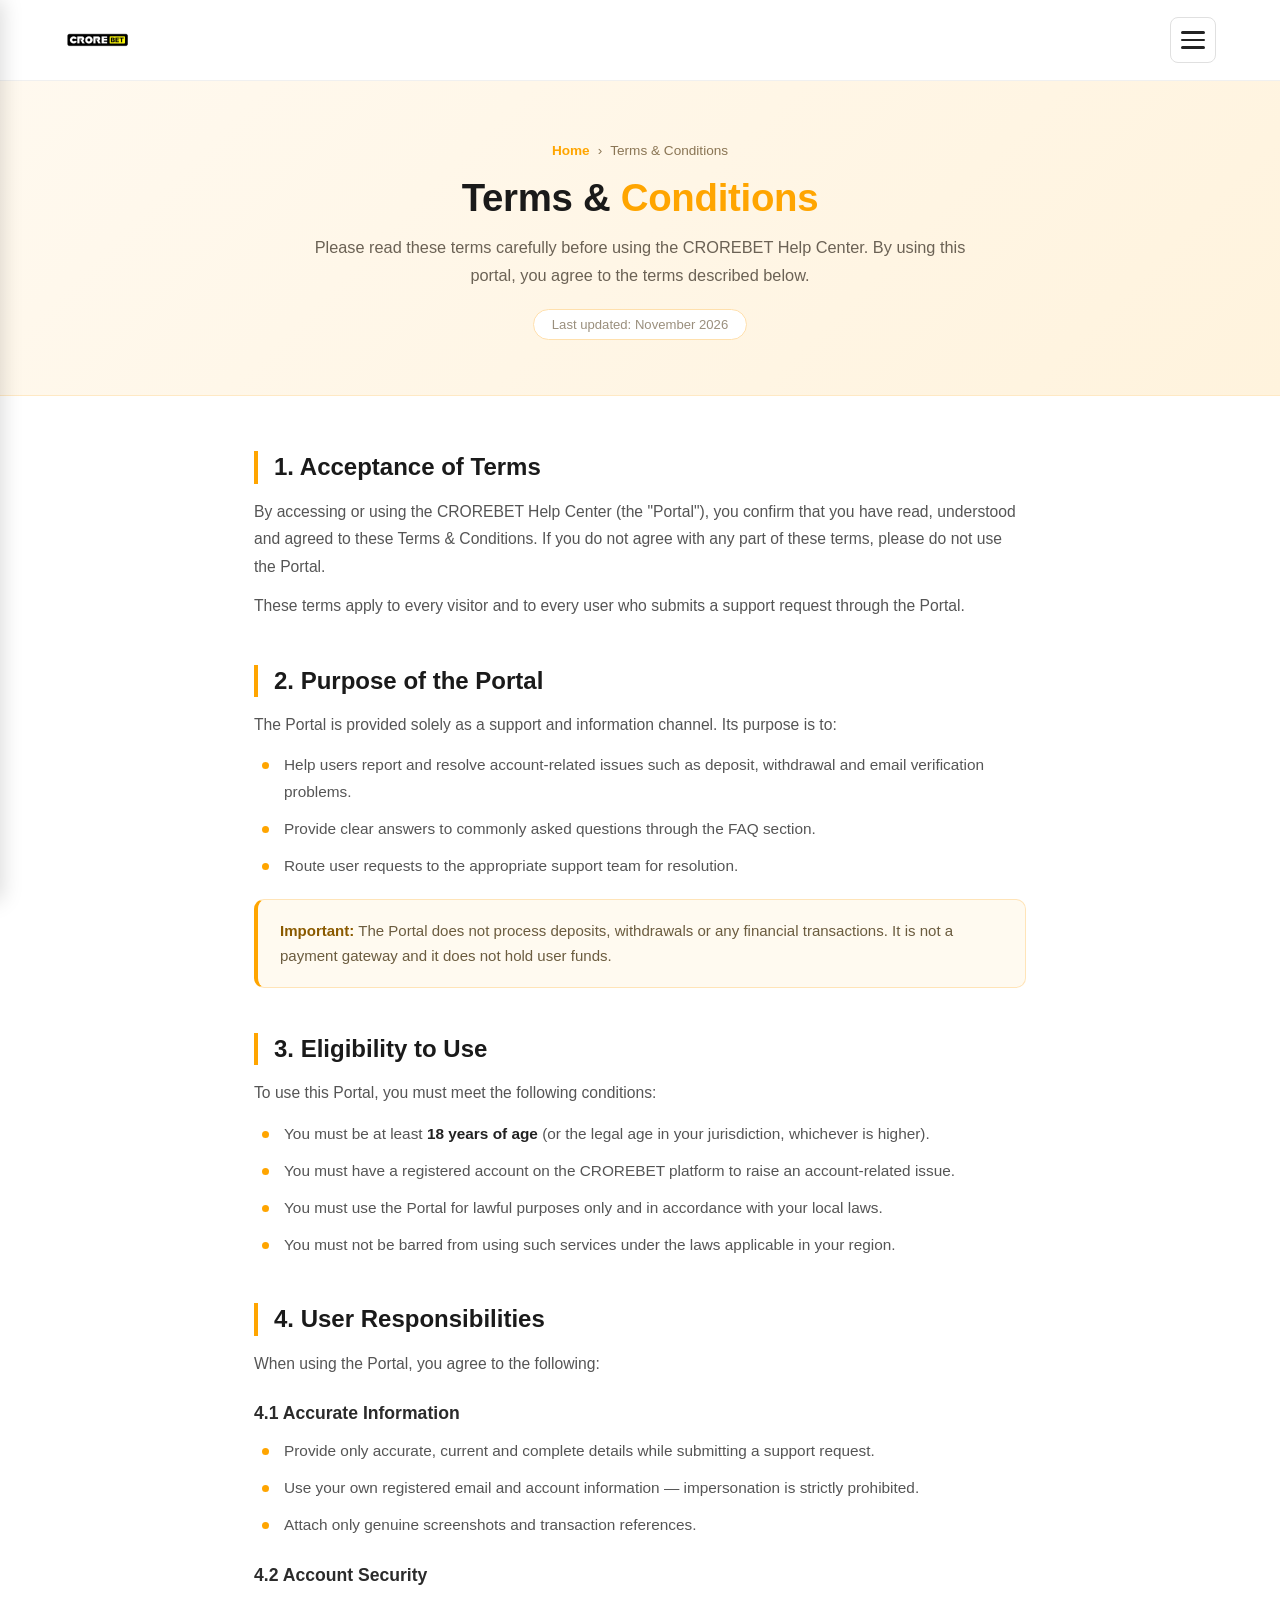
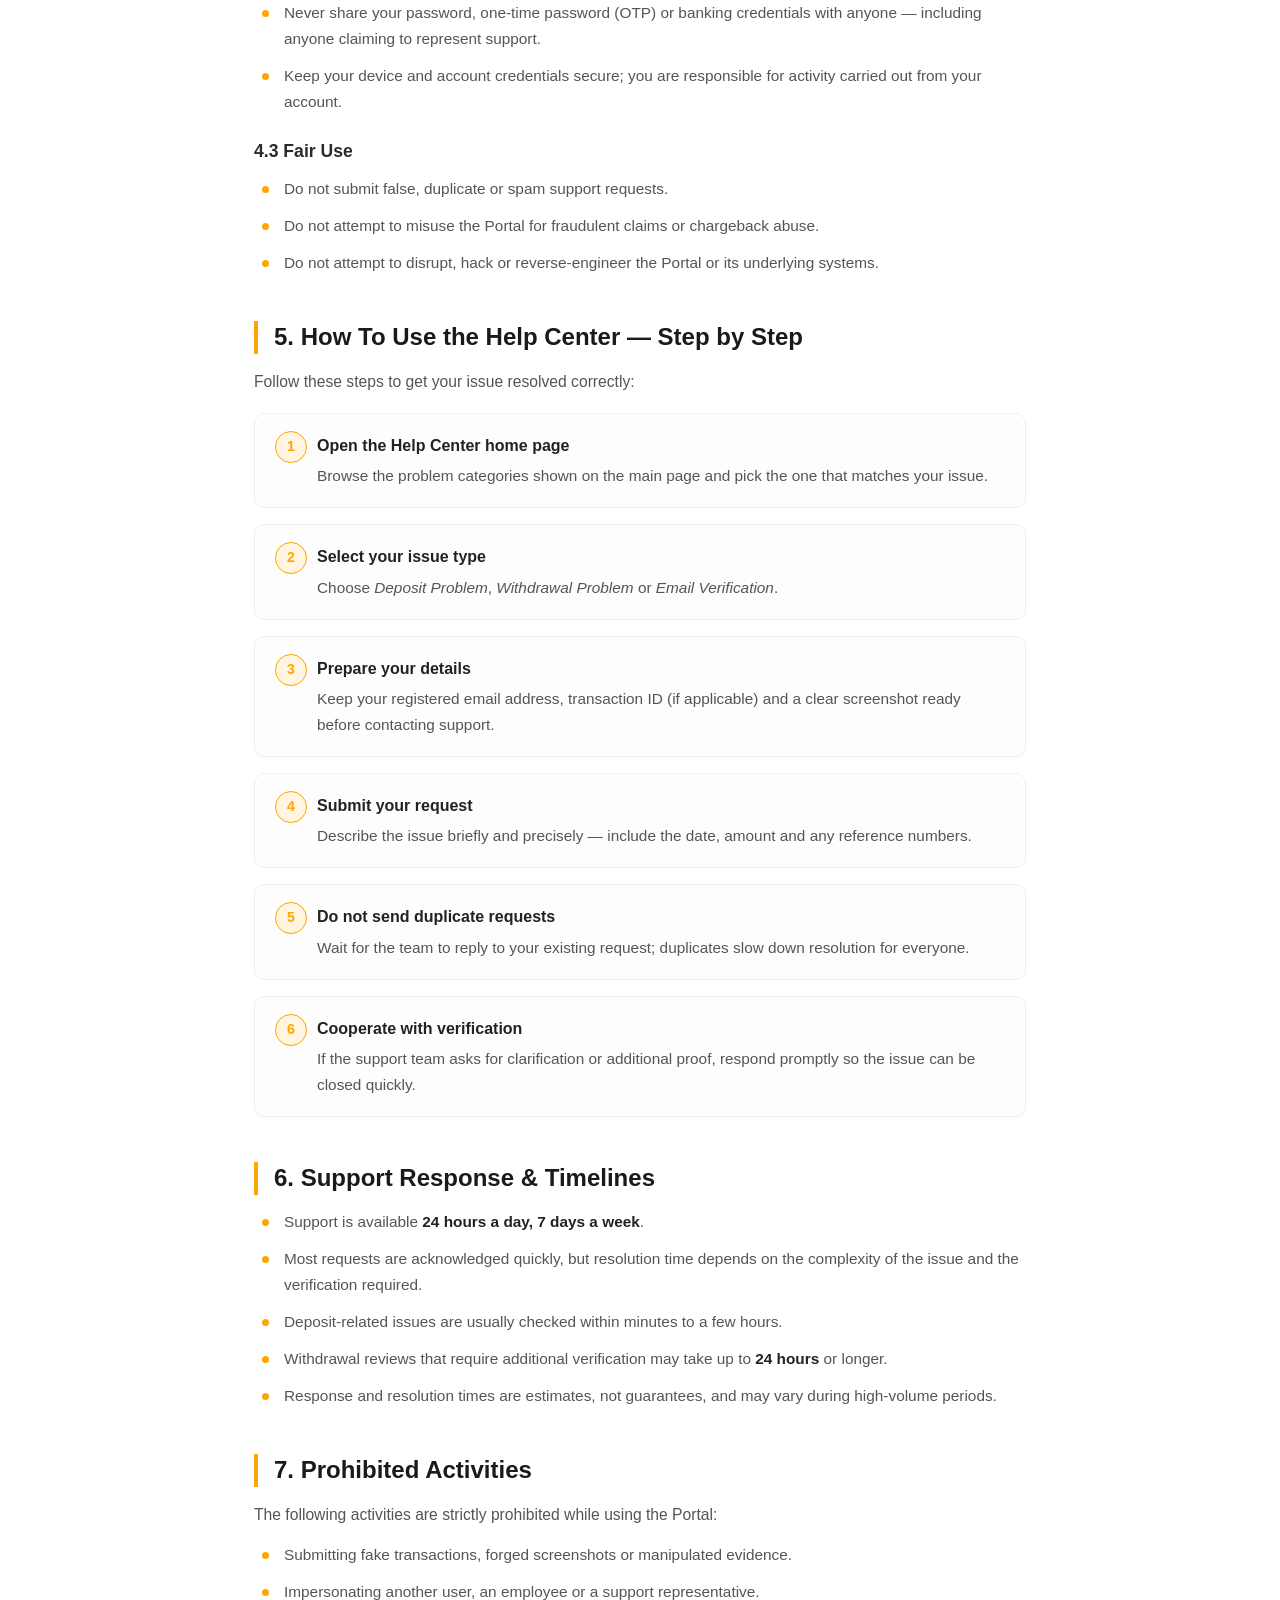
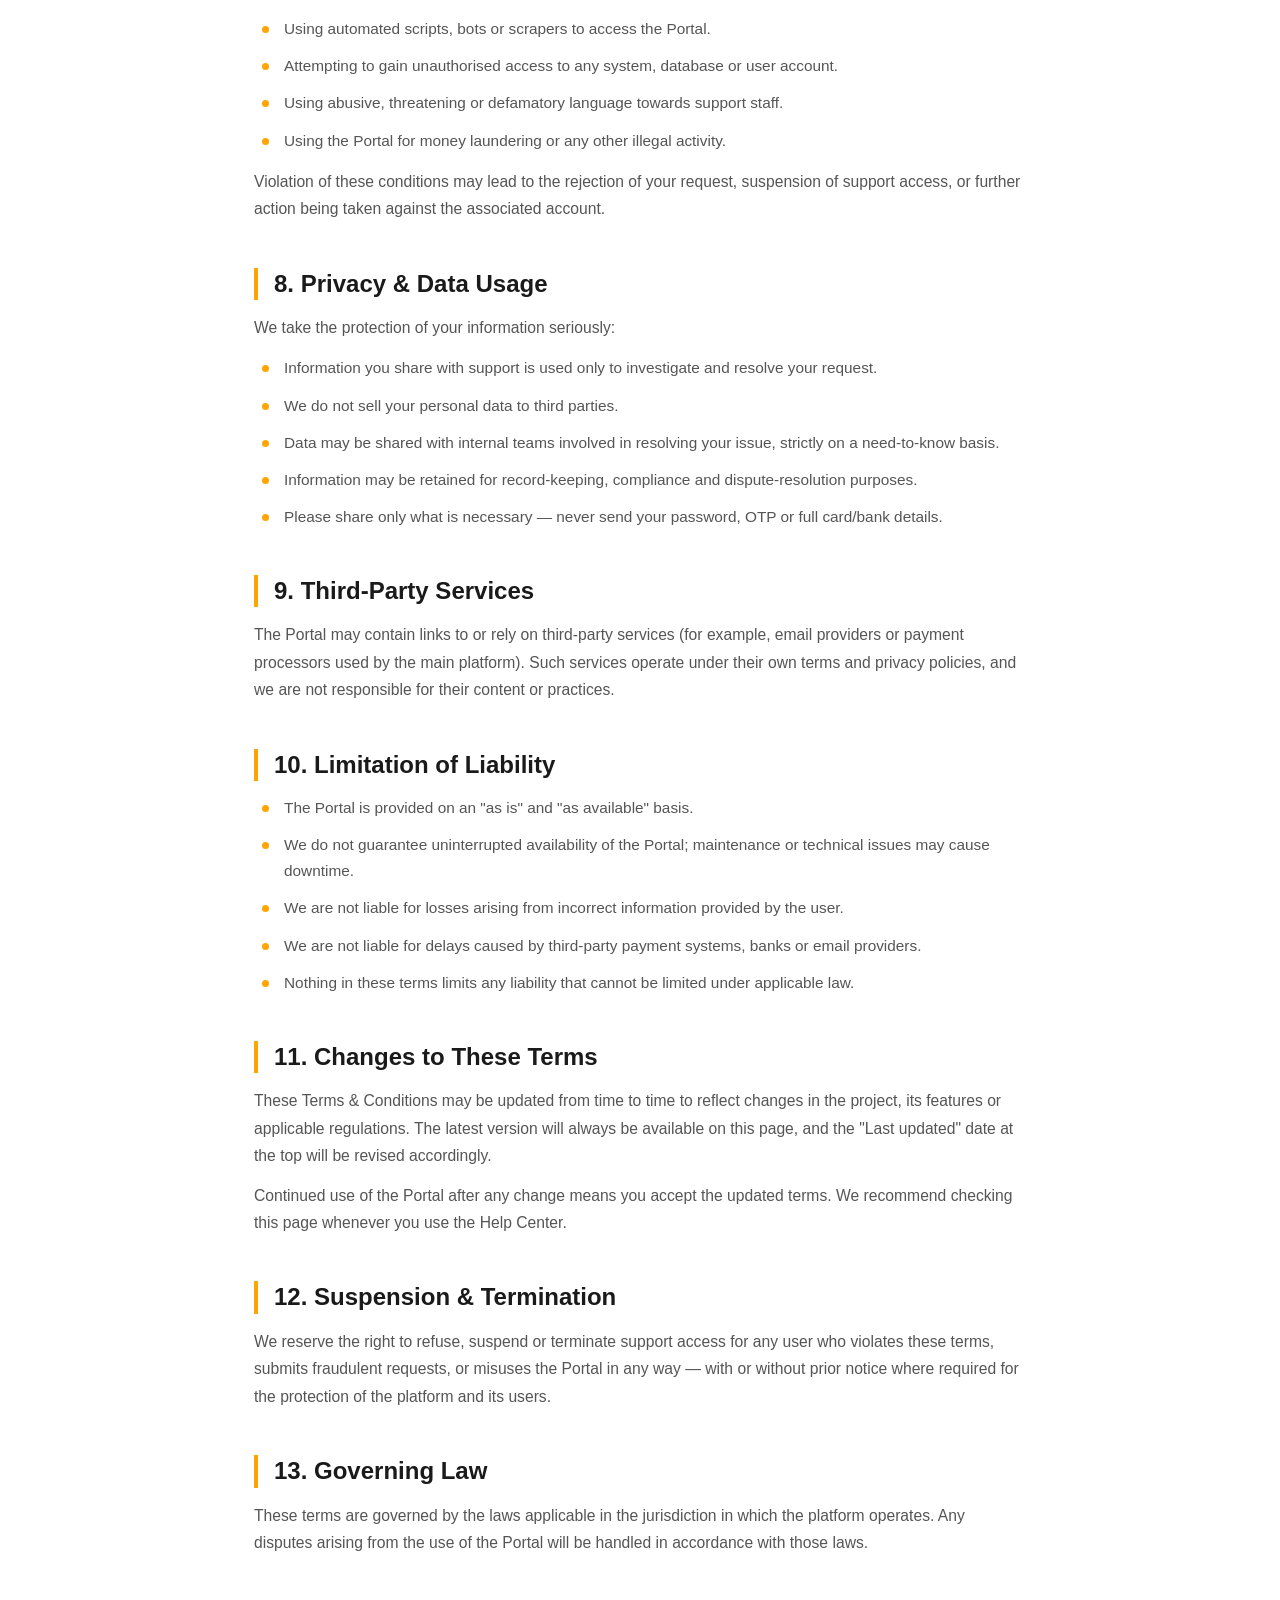
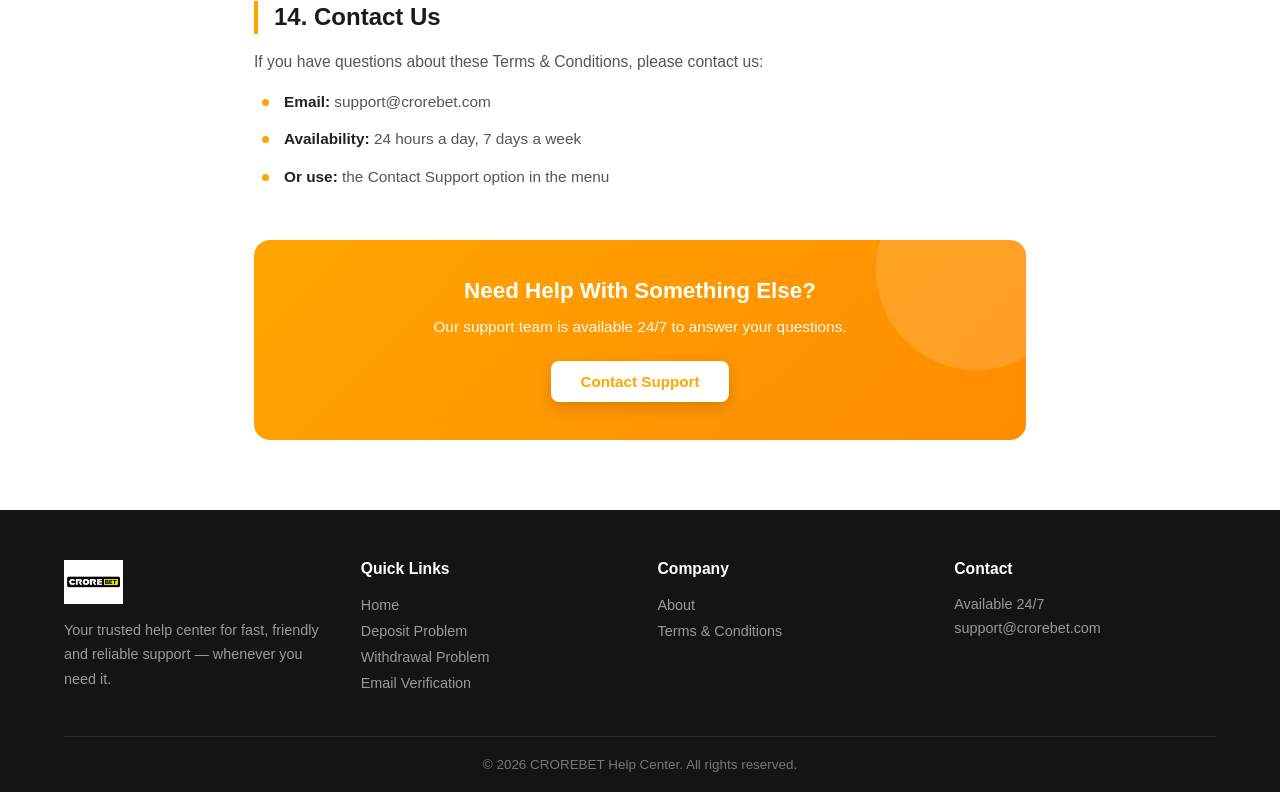
<file: Crorebet-main/terms.html>
<!DOCTYPE html>
<html lang="en">
<head>
    <meta charset="UTF-8">
    <meta name="viewport" content="width=device-width, initial-scale=1.0">
    <title>Terms &amp; Conditions — CROREBET Help Center</title>

    <!-- Favicon -->
    <link rel="icon" type="image/x-icon" href="favicon/favicon.ico">
    <link rel="icon" type="image/png" sizes="32x32" href="favicon/favicon-32.png">
    <link rel="icon" type="image/png" sizes="16x16" href="favicon/favicon-16.png">
    <link rel="apple-touch-icon" sizes="180x180" href="favicon/apple-touch-icon.png">
    <meta name="theme-color" content="#FFA500">

    <link rel="stylesheet" href="css/style.css">
</head>
<body>

    <!-- ==========================================
         HEADER
         ========================================== -->
    <header class="header">
        <a href="index.html" class="logo-link">
            <img src="logo/logo.png" alt="CROREBET Logo">
        </a>

        <button class="menu-btn" id="menuBtn" aria-label="Open Menu" aria-expanded="false" aria-controls="sidebar">
            <span></span>
            <span></span>
            <span></span>
        </button>
    </header>

    <!-- ==========================================
         SIDEBAR MENU
         ========================================== -->
    <aside class="sidebar" id="sidebar" aria-hidden="true">
        <div class="sidebar-header">
            <img src="logo/logo.png" alt="CROREBET Logo">
            <button class="sidebar-close" id="sidebarClose" aria-label="Close Menu">&times;</button>
        </div>

        <nav class="sidebar-nav">
            <a href="index.html">
                <svg class="nav-icon" viewBox="0 0 24 24" fill="none" xmlns="http://www.w3.org/2000/svg">
                    <path d="M3 10.5L12 3l9 7.5V20a1 1 0 0 1-1 1h-5v-6H9v6H4a1 1 0 0 1-1-1v-9.5z" stroke="#FFA500" stroke-width="1.8" stroke-linejoin="round"/>
                </svg>
                Home
            </a>
            <a href="index.html#deposit">
                <svg class="nav-icon" viewBox="0 0 24 24" fill="none" xmlns="http://www.w3.org/2000/svg">
                    <rect x="2.5" y="6" width="19" height="13" rx="2.5" stroke="#FFA500" stroke-width="1.8"/>
                    <path d="M2.5 10.5h19" stroke="#FFA500" stroke-width="1.8" stroke-linecap="round"/>
                    <path d="M12 19.5v-6M9.5 15.5L12 13l2.5 2.5" stroke="#FFA500" stroke-width="1.8" stroke-linecap="round" stroke-linejoin="round"/>
                </svg>
                Deposit Problem
            </a>
            <a href="index.html#withdrawal">
                <svg class="nav-icon" viewBox="0 0 24 24" fill="none" xmlns="http://www.w3.org/2000/svg">
                    <rect x="2.5" y="6" width="19" height="13" rx="2.5" stroke="#FFA500" stroke-width="1.8"/>
                    <path d="M2.5 10.5h19" stroke="#FFA500" stroke-width="1.8" stroke-linecap="round"/>
                    <path d="M12 13v6M9.5 16.5L12 19l2.5-2.5" stroke="#FFA500" stroke-width="1.8" stroke-linecap="round" stroke-linejoin="round"/>
                </svg>
                Withdrawal Problem
            </a>
            <a href="index.html#email">
                <svg class="nav-icon" viewBox="0 0 24 24" fill="none" xmlns="http://www.w3.org/2000/svg">
                    <rect x="2.5" y="5" width="19" height="14" rx="2" stroke="#FFA500" stroke-width="1.8"/>
                    <path d="M3.5 7l7.4 5.2a2 2 0 0 0 2.2 0L20.5 7" stroke="#FFA500" stroke-width="1.8" stroke-linecap="round" stroke-linejoin="round"/>
                </svg>
                Email Verification
            </a>
            <a href="index.html#faqs">
                <svg class="nav-icon" viewBox="0 0 24 24" fill="none" xmlns="http://www.w3.org/2000/svg">
                    <circle cx="12" cy="12" r="9.2" stroke="#FFA500" stroke-width="1.8"/>
                    <path d="M9.6 9.2a2.5 2.5 0 1 1 3.5 2.3c-.7.3-1.1 1-1.1 1.7v.4" stroke="#FFA500" stroke-width="1.8" stroke-linecap="round"/>
                    <circle cx="12" cy="17" r="1.1" fill="#FFA500"/>
                </svg>
                FAQs
            </a>
            <a href="about.html">
                <svg class="nav-icon" viewBox="0 0 24 24" fill="none" xmlns="http://www.w3.org/2000/svg">
                    <circle cx="12" cy="12" r="9.2" stroke="#FFA500" stroke-width="1.8"/>
                    <path d="M12 11v6" stroke="#FFA500" stroke-width="1.8" stroke-linecap="round"/>
                    <circle cx="12" cy="7.6" r="1.15" fill="#FFA500"/>
                </svg>
                About
            </a>
            <a href="terms.html" class="active">
                <svg class="nav-icon" viewBox="0 0 24 24" fill="none" xmlns="http://www.w3.org/2000/svg">
                    <path d="M6.5 3.5h7.5L19 8.5v11a1.5 1.5 0 0 1-1.5 1.5h-11A1.5 1.5 0 0 1 5 19.5v-14A1.5 1.5 0 0 1 6.5 3.5z" stroke="#FFA500" stroke-width="1.8" stroke-linejoin="round"/>
                    <path d="M13.5 3.8V9h5" stroke="#FFA500" stroke-width="1.8" stroke-linejoin="round"/>
                    <path d="M8.5 13h7M8.5 16.5h4.5" stroke="#FFA500" stroke-width="1.8" stroke-linecap="round"/>
                </svg>
                Terms &amp; Conditions
            </a>
            <a href="index.html#contact">
                <svg class="nav-icon" viewBox="0 0 24 24" fill="none" xmlns="http://www.w3.org/2000/svg">
                    <path d="M4 5.5h16a1.5 1.5 0 0 1 1.5 1.5v9a1.5 1.5 0 0 1-1.5 1.5h-8.5L7 21v-3.5H4A1.5 1.5 0 0 1 2.5 16V7A1.5 1.5 0 0 1 4 5.5z" stroke="#FFA500" stroke-width="1.8" stroke-linejoin="round"/>
                    <path d="M8 11h8" stroke="#FFA500" stroke-width="1.8" stroke-linecap="round"/>
                </svg>
                Contact Support
            </a>
        </nav>
    </aside>

    <!-- Dark Overlay -->
    <div class="overlay" id="overlay"></div>

    <!-- ==========================================
         PAGE HERO
         ========================================== -->
    <section class="page-hero">
        <div class="breadcrumb">
            <a href="index.html">Home</a>
            <span>&rsaquo;</span>
            <span>Terms &amp; Conditions</span>
        </div>
        <h1>Terms &amp; <span>Conditions</span></h1>
        <p>Please read these terms carefully before using the CROREBET Help Center. By using this portal, you agree to the terms described below.</p>
        <span class="meta">Last updated: November 2026</span>
    </section>

    <!-- ==========================================
         CONTENT
         ========================================== -->
    <main class="page-wrap">

        <!-- 1. Acceptance -->
        <div class="content-block">
            <h2>1. Acceptance of Terms</h2>
            <p>
                By accessing or using the CROREBET Help Center (the "Portal"), you confirm that you have read, understood
                and agreed to these Terms &amp; Conditions. If you do not agree with any part of these terms, please do not
                use the Portal.
            </p>
            <p>
                These terms apply to every visitor and to every user who submits a support request through the Portal.
            </p>
        </div>

        <!-- 2. Purpose -->
        <div class="content-block">
            <h2>2. Purpose of the Portal</h2>
            <p>The Portal is provided solely as a support and information channel. Its purpose is to:</p>
            <ul class="point-list">
                <li>Help users report and resolve account-related issues such as deposit, withdrawal and email verification problems.</li>
                <li>Provide clear answers to commonly asked questions through the FAQ section.</li>
                <li>Route user requests to the appropriate support team for resolution.</li>
            </ul>
            <div class="note-box">
                <p>
                    <strong>Important:</strong> The Portal does not process deposits, withdrawals or any financial
                    transactions. It is not a payment gateway and it does not hold user funds.
                </p>
            </div>
        </div>

        <!-- 3. Eligibility -->
        <div class="content-block">
            <h2>3. Eligibility to Use</h2>
            <p>To use this Portal, you must meet the following conditions:</p>
            <ul class="point-list">
                <li>You must be at least <strong>18 years of age</strong> (or the legal age in your jurisdiction, whichever is higher).</li>
                <li>You must have a registered account on the CROREBET platform to raise an account-related issue.</li>
                <li>You must use the Portal for lawful purposes only and in accordance with your local laws.</li>
                <li>You must not be barred from using such services under the laws applicable in your region.</li>
            </ul>
        </div>

        <!-- 4. User Responsibilities -->
        <div class="content-block">
            <h2>4. User Responsibilities</h2>
            <p>When using the Portal, you agree to the following:</p>

            <h3>4.1 Accurate Information</h3>
            <ul class="point-list">
                <li>Provide only accurate, current and complete details while submitting a support request.</li>
                <li>Use your own registered email and account information — impersonation is strictly prohibited.</li>
                <li>Attach only genuine screenshots and transaction references.</li>
            </ul>

            <h3>4.2 Account Security</h3>
            <ul class="point-list">
                <li>Never share your password, one-time password (OTP) or banking credentials with anyone — including anyone claiming to represent support.</li>
                <li>Keep your device and account credentials secure; you are responsible for activity carried out from your account.</li>
            </ul>

            <h3>4.3 Fair Use</h3>
            <ul class="point-list">
                <li>Do not submit false, duplicate or spam support requests.</li>
                <li>Do not attempt to misuse the Portal for fraudulent claims or chargeback abuse.</li>
                <li>Do not attempt to disrupt, hack or reverse-engineer the Portal or its underlying systems.</li>
            </ul>
        </div>

        <!-- 5. How To Use - Steps -->
        <div class="content-block">
            <h2>5. How To Use the Help Center — Step by Step</h2>
            <p>Follow these steps to get your issue resolved correctly:</p>
            <ol class="step-list">
                <li>
                    <strong>Open the Help Center home page</strong>
                    Browse the problem categories shown on the main page and pick the one that matches your issue.
                </li>
                <li>
                    <strong>Select your issue type</strong>
                    Choose <em>Deposit Problem</em>, <em>Withdrawal Problem</em> or <em>Email Verification</em>.
                </li>
                <li>
                    <strong>Prepare your details</strong>
                    Keep your registered email address, transaction ID (if applicable) and a clear screenshot ready before contacting support.
                </li>
                <li>
                    <strong>Submit your request</strong>
                    Describe the issue briefly and precisely — include the date, amount and any reference numbers.
                </li>
                <li>
                    <strong>Do not send duplicate requests</strong>
                    Wait for the team to reply to your existing request; duplicates slow down resolution for everyone.
                </li>
                <li>
                    <strong>Cooperate with verification</strong>
                    If the support team asks for clarification or additional proof, respond promptly so the issue can be closed quickly.
                </li>
            </ol>
        </div>

        <!-- 6. Support Response -->
        <div class="content-block">
            <h2>6. Support Response &amp; Timelines</h2>
            <ul class="point-list">
                <li>Support is available <strong>24 hours a day, 7 days a week</strong>.</li>
                <li>Most requests are acknowledged quickly, but resolution time depends on the complexity of the issue and the verification required.</li>
                <li>Deposit-related issues are usually checked within minutes to a few hours.</li>
                <li>Withdrawal reviews that require additional verification may take up to <strong>24 hours</strong> or longer.</li>
                <li>Response and resolution times are estimates, not guarantees, and may vary during high-volume periods.</li>
            </ul>
        </div>

        <!-- 7. Prohibited Activities -->
        <div class="content-block">
            <h2>7. Prohibited Activities</h2>
            <p>The following activities are strictly prohibited while using the Portal:</p>
            <ul class="point-list">
                <li>Submitting fake transactions, forged screenshots or manipulated evidence.</li>
                <li>Impersonating another user, an employee or a support representative.</li>
                <li>Using automated scripts, bots or scrapers to access the Portal.</li>
                <li>Attempting to gain unauthorised access to any system, database or user account.</li>
                <li>Using abusive, threatening or defamatory language towards support staff.</li>
                <li>Using the Portal for money laundering or any other illegal activity.</li>
            </ul>
            <p style="margin-top:14px;">
                Violation of these conditions may lead to the rejection of your request, suspension of support access,
                or further action being taken against the associated account.
            </p>
        </div>

        <!-- 8. Privacy & Data -->
        <div class="content-block">
            <h2>8. Privacy &amp; Data Usage</h2>
            <p>We take the protection of your information seriously:</p>
            <ul class="point-list">
                <li>Information you share with support is used only to investigate and resolve your request.</li>
                <li>We do not sell your personal data to third parties.</li>
                <li>Data may be shared with internal teams involved in resolving your issue, strictly on a need-to-know basis.</li>
                <li>Information may be retained for record-keeping, compliance and dispute-resolution purposes.</li>
                <li>Please share only what is necessary — never send your password, OTP or full card/bank details.</li>
            </ul>
        </div>

        <!-- 9. Third Party -->
        <div class="content-block">
            <h2>9. Third-Party Services</h2>
            <p>
                The Portal may contain links to or rely on third-party services (for example, email providers or payment
                processors used by the main platform). Such services operate under their own terms and privacy policies,
                and we are not responsible for their content or practices.
            </p>
        </div>

        <!-- 10. Limitation of Liability -->
        <div class="content-block">
            <h2>10. Limitation of Liability</h2>
            <ul class="point-list">
                <li>The Portal is provided on an "as is" and "as available" basis.</li>
                <li>We do not guarantee uninterrupted availability of the Portal; maintenance or technical issues may cause downtime.</li>
                <li>We are not liable for losses arising from incorrect information provided by the user.</li>
                <li>We are not liable for delays caused by third-party payment systems, banks or email providers.</li>
                <li>Nothing in these terms limits any liability that cannot be limited under applicable law.</li>
            </ul>
        </div>

        <!-- 11. Changes -->
        <div class="content-block">
            <h2>11. Changes to These Terms</h2>
            <p>
                These Terms &amp; Conditions may be updated from time to time to reflect changes in the project, its features
                or applicable regulations. The latest version will always be available on this page, and the
                "Last updated" date at the top will be revised accordingly.
            </p>
            <p>
                Continued use of the Portal after any change means you accept the updated terms. We recommend checking this
                page whenever you use the Help Center.
            </p>
        </div>

        <!-- 12. Termination -->
        <div class="content-block">
            <h2>12. Suspension &amp; Termination</h2>
            <p>
                We reserve the right to refuse, suspend or terminate support access for any user who violates these terms,
                submits fraudulent requests, or misuses the Portal in any way — with or without prior notice where required
                for the protection of the platform and its users.
            </p>
        </div>

        <!-- 13. Governing -->
        <div class="content-block">
            <h2>13. Governing Law</h2>
            <p>
                These terms are governed by the laws applicable in the jurisdiction in which the platform operates.
                Any disputes arising from the use of the Portal will be handled in accordance with those laws.
            </p>
        </div>

        <!-- 14. Contact -->
        <div class="content-block">
            <h2>14. Contact Us</h2>
            <p>If you have questions about these Terms &amp; Conditions, please contact us:</p>
            <ul class="point-list">
                <li><strong>Email:</strong> support@crorebet.com</li>
                <li><strong>Availability:</strong> 24 hours a day, 7 days a week</li>
                <li><strong>Or use:</strong> the Contact Support option in the menu</li>
            </ul>
        </div>

        <!-- Contact Strip -->
        <div class="contact-strip">
            <h2>Need Help With Something Else?</h2>
            <p>Our support team is available 24/7 to answer your questions.</p>
            <a href="index.html#contact">Contact Support</a>
        </div>

    </main>

    <!-- ==========================================
         FOOTER
         ========================================== -->
    <footer class="site-footer">
        <div class="footer-grid">
            <div class="footer-col footer-brand">
                <img src="logo/logo.png" alt="CROREBET Logo">
                <p>Your trusted help center for fast, friendly and reliable support — whenever you need it.</p>
            </div>

            <div class="footer-col">
                <h4>Quick Links</h4>
                <a href="index.html">Home</a>
                <a href="index.html#deposit">Deposit Problem</a>
                <a href="index.html#withdrawal">Withdrawal Problem</a>
                <a href="index.html#email">Email Verification</a>
            </div>

            <div class="footer-col">
                <h4>Company</h4>
                <a href="about.html">About</a>
                <a href="terms.html">Terms &amp; Conditions</a>
            </div>

            <div class="footer-col">
                <h4>Contact</h4>
                <p>Available 24/7</p>
                <p>support@crorebet.com</p>
            </div>
        </div>

        <div class="footer-bottom">
            <span>&copy; <span id="year"></span> CROREBET Help Center. All rights reserved.</span>
        </div>
    </footer>

    <script>
        (function () {
            const menuBtn = document.getElementById('menuBtn');
            const sidebar = document.getElementById('sidebar');
            const overlay = document.getElementById('overlay');
            const sidebarClose = document.getElementById('sidebarClose');

            function openMenu() {
                sidebar.classList.add('open');
                overlay.classList.add('show');
                menuBtn.classList.add('active');
                document.body.classList.add('no-scroll');
                menuBtn.setAttribute('aria-expanded', 'true');
                sidebar.setAttribute('aria-hidden', 'false');
            }

            function closeMenu() {
                sidebar.classList.remove('open');
                overlay.classList.remove('show');
                menuBtn.classList.remove('active');
                document.body.classList.remove('no-scroll');
                menuBtn.setAttribute('aria-expanded', 'false');
                sidebar.setAttribute('aria-hidden', 'true');
            }

            menuBtn.addEventListener('click', function () {
                if (sidebar.classList.contains('open')) {
                    closeMenu();
                } else {
                    openMenu();
                }
            });

            overlay.addEventListener('click', closeMenu);
            sidebarClose.addEventListener('click', closeMenu);

            document.addEventListener('keydown', function (e) {
                if (e.key === 'Escape') closeMenu();
            });

            document.querySelectorAll('.sidebar-nav a').forEach(function (link) {
                link.addEventListener('click', closeMenu);
            });

            const yearEl = document.getElementById('year');
            if (yearEl) yearEl.textContent = new Date().getFullYear();
        })();
    </script>

</body>
</html>
</file>
<file: Crorebet-main/css/style.css>
/* ==========================================================
   CROREBET Help Center — Shared Stylesheet
   Used by: about.html, terms.html
   ========================================================== */

/* ---------- Basic Reset ---------- */
* {
    margin: 0;
    padding: 0;
    box-sizing: border-box;
    font-family: 'Segoe UI', Tahoma, Geneva, Verdana, sans-serif;
}

body {
    background-color: #ffffff;
    color: #333;
}

body.no-scroll {
    overflow: hidden;
}

/* ---------- Header ---------- */
.header {
    width: 100%;
    padding: 15px 5%;
    display: flex;
    align-items: center;
    justify-content: space-between;
    border-bottom: 1px solid #f0f0f0;
    position: sticky;
    top: 0;
    background-color: #ffffff;
    z-index: 100;
}

.header .logo-link {
    display: inline-flex;
    align-items: center;
}

.header img {
    max-height: 50px;
    object-fit: contain;
    display: block;
}

/* ---------- Menu Toggle Button ---------- */
.menu-btn {
    display: flex;
    flex-direction: column;
    justify-content: center;
    gap: 5px;
    width: 46px;
    height: 46px;
    padding: 12px 10px;
    background-color: #ffffff;
    border: 1px solid #e0e0e0;
    border-radius: 8px;
    cursor: pointer;
    transition: background-color 0.2s ease, border-color 0.2s ease;
}

.menu-btn:hover {
    background-color: #f7f7f7;
    border-color: #d0d0d0;
}

.menu-btn span {
    display: block;
    width: 100%;
    height: 2.5px;
    background-color: #222;
    border-radius: 2px;
    transition: transform 0.3s ease, opacity 0.3s ease;
}

.menu-btn.active {
    opacity: 0;
    pointer-events: none;
}

/* ---------- Sidebar ---------- */
.sidebar {
    position: fixed;
    top: 0;
    left: 0;
    width: 300px;
    max-width: 85%;
    height: 100%;
    background-color: #ffffff;
    box-shadow: 2px 0 20px rgba(0, 0, 0, 0.15);
    transform: translateX(-100%);
    transition: transform 0.35s cubic-bezier(0.4, 0, 0.2, 1);
    z-index: 1000;
    display: flex;
    flex-direction: column;
    overflow-y: auto;
}

.sidebar.open {
    transform: translateX(0);
}

.sidebar-header {
    display: flex;
    align-items: center;
    justify-content: space-between;
    padding: 15px 20px;
    border-bottom: 1px solid #f0f0f0;
}

.sidebar-header img {
    max-height: 40px;
    object-fit: contain;
    display: block;
}

.sidebar-close {
    background: none;
    border: none;
    font-size: 1.8rem;
    line-height: 1;
    color: #666;
    cursor: pointer;
    width: 44px;
    height: 44px;
    display: flex;
    align-items: center;
    justify-content: center;
    border-radius: 8px;
    transition: background-color 0.2s ease, color 0.2s ease;
}

.sidebar-close:hover {
    background-color: #f2f2f2;
    color: #000;
}

.sidebar-nav {
    padding: 15px 0;
    display: flex;
    flex-direction: column;
}

.sidebar-nav a {
    display: flex;
    align-items: center;
    gap: 12px;
    padding: 15px 24px;
    text-decoration: none;
    color: #333;
    font-size: 1rem;
    font-weight: 500;
    border-left: 4px solid transparent;
    transition: background-color 0.2s ease, border-color 0.2s ease, color 0.2s ease;
}

.sidebar-nav a:hover {
    background-color: #fff8e6;
    border-left-color: #FFA500;
    color: #000;
}

.sidebar-nav a.active {
    background-color: #fff5e0;
    border-left-color: #FFA500;
    color: #000;
    font-weight: 600;
}

.sidebar-nav a .nav-icon {
    width: 22px;
    height: 22px;
    object-fit: contain;
    flex-shrink: 0;
}

/* ---------- Overlay ---------- */
.overlay {
    position: fixed;
    inset: 0;
    background-color: rgba(0, 0, 0, 0.45);
    opacity: 0;
    visibility: hidden;
    transition: opacity 0.35s ease, visibility 0.35s ease;
    z-index: 999;
}

.overlay.show {
    opacity: 1;
    visibility: visible;
}

/* ---------- Page Hero ---------- */
.page-hero {
    background: linear-gradient(135deg, #fff9ef 0%, #fff3dd 100%);
    border-bottom: 1px solid #ffe9c4;
    padding: 60px 5% 55px;
    text-align: center;
}

.page-hero .breadcrumb {
    display: inline-flex;
    align-items: center;
    gap: 8px;
    font-size: 0.85rem;
    color: #8a7554;
    margin-bottom: 18px;
}

.page-hero .breadcrumb a {
    color: #FFA500;
    text-decoration: none;
    font-weight: 600;
}

.page-hero .breadcrumb a:hover {
    text-decoration: underline;
}

.page-hero h1 {
    font-size: 2.4rem;
    font-weight: 800;
    color: #1a1a1a;
    margin-bottom: 14px;
    letter-spacing: -0.3px;
}

.page-hero h1 span {
    color: #FFA500;
}

.page-hero p {
    max-width: 680px;
    margin: 0 auto;
    color: #6b6255;
    font-size: 1.02rem;
    line-height: 1.7;
}

.page-hero .meta {
    display: inline-block;
    margin-top: 20px;
    font-size: 0.82rem;
    color: #9a8f7d;
    background: #ffffff;
    border: 1px solid #ffe0ad;
    border-radius: 30px;
    padding: 7px 18px;
}

/* ---------- Content Layout ---------- */
.page-wrap {
    max-width: 900px;
    margin: 0 auto;
    padding: 55px 5% 70px;
}

.page-wrap.wide {
    max-width: 1080px;
}

.content-block {
    margin-bottom: 45px;
}

.content-block:last-child {
    margin-bottom: 0;
}

.content-block h2 {
    font-size: 1.5rem;
    font-weight: 750;
    color: #1a1a1a;
    margin-bottom: 14px;
    padding-left: 16px;
    border-left: 4px solid #FFA500;
    line-height: 1.35;
}

.content-block h3 {
    font-size: 1.1rem;
    font-weight: 700;
    color: #2b2b2b;
    margin: 26px 0 10px;
}

.content-block p {
    color: #555;
    font-size: 0.98rem;
    line-height: 1.75;
    margin-bottom: 12px;
}

.content-block p:last-child {
    margin-bottom: 0;
}

/* Bullet lists */
.point-list {
    list-style: none;
    display: flex;
    flex-direction: column;
    gap: 11px;
    margin: 14px 0 0;
}

.point-list li {
    position: relative;
    padding-left: 30px;
    color: #555;
    font-size: 0.96rem;
    line-height: 1.7;
}

.point-list li::before {
    content: "";
    position: absolute;
    left: 8px;
    top: 10px;
    width: 7px;
    height: 7px;
    border-radius: 50%;
    background: #FFA500;
}

.point-list li strong {
    color: #222;
}

/* Numbered steps */
.step-list {
    list-style: none;
    counter-reset: step;
    display: flex;
    flex-direction: column;
    gap: 16px;
    margin: 18px 0 0;
}

.step-list li {
    counter-increment: step;
    position: relative;
    padding: 18px 22px 18px 62px;
    background: #fdfdfd;
    border: 1px solid #eee;
    border-radius: 10px;
    color: #555;
    font-size: 0.96rem;
    line-height: 1.7;
    transition: border-color 0.2s ease, box-shadow 0.2s ease;
}

.step-list li:hover {
    border-color: #ffd28a;
    box-shadow: 0 4px 14px rgba(255, 165, 0, 0.08);
}

.step-list li::before {
    content: counter(step);
    position: absolute;
    left: 20px;
    top: 17px;
    width: 30px;
    height: 30px;
    border-radius: 50%;
    background: #fff5e0;
    border: 1.5px solid #FFA500;
    color: #FFA500;
    font-size: 0.88rem;
    font-weight: 800;
    display: flex;
    align-items: center;
    justify-content: center;
}

.step-list li strong {
    display: block;
    color: #222;
    font-size: 1rem;
    margin-bottom: 4px;
}

/* Info / note box */
.note-box {
    background: #fffaf0;
    border: 1px solid #ffe4b8;
    border-left: 4px solid #FFA500;
    border-radius: 10px;
    padding: 18px 22px;
    margin: 20px 0 0;
}

.note-box p {
    font-size: 0.94rem;
    color: #6b5c3f;
    line-height: 1.7;
    margin: 0;
}

.note-box strong {
    color: #8a5a00;
}

/* Feature cards grid */
.feature-grid {
    display: grid;
    grid-template-columns: repeat(auto-fit, minmax(230px, 1fr));
    gap: 18px;
    margin-top: 20px;
}

.feature-card {
    background: #ffffff;
    border: 1px solid #eee;
    border-radius: 12px;
    padding: 24px 22px;
    transition: transform 0.22s ease, box-shadow 0.22s ease, border-color 0.22s ease;
}

.feature-card:hover {
    transform: translateY(-4px);
    box-shadow: 0 10px 24px rgba(0, 0, 0, 0.07);
    border-color: #FFA500;
}

.feature-card .fc-icon {
    width: 42px;
    height: 42px;
    border-radius: 10px;
    background: #fff5e0;
    color: #FFA500;
    display: flex;
    align-items: center;
    justify-content: center;
    font-size: 1.25rem;
    font-weight: 800;
    margin-bottom: 14px;
}

.feature-card h3 {
    font-size: 1rem;
    font-weight: 700;
    color: #222;
    margin: 0 0 8px;
}

.feature-card p {
    font-size: 0.9rem;
    color: #666;
    line-height: 1.65;
    margin: 0;
}

/* Contact strip */
.contact-strip {
    background: linear-gradient(135deg, #FFA500 0%, #ff8c00 100%);
    border-radius: 16px;
    padding: 38px 32px;
    text-align: center;
    margin-top: 50px;
    position: relative;
    overflow: hidden;
}

.contact-strip::before {
    content: "";
    position: absolute;
    top: -70px;
    right: -50px;
    width: 200px;
    height: 200px;
    border-radius: 50%;
    background: rgba(255, 255, 255, 0.14);
}

.contact-strip h2 {
    position: relative;
    color: #fff;
    font-size: 1.4rem;
    font-weight: 800;
    margin-bottom: 10px;
    border: none;
    padding: 0;
}

.contact-strip p {
    position: relative;
    color: rgba(255, 255, 255, 0.94);
    font-size: 0.96rem;
    line-height: 1.65;
    margin-bottom: 22px;
}

.contact-strip a {
    position: relative;
    display: inline-block;
    background: #fff;
    color: #FFA500;
    text-decoration: none;
    font-weight: 700;
    font-size: 0.95rem;
    padding: 12px 30px;
    border-radius: 8px;
    transition: transform 0.2s ease, box-shadow 0.2s ease;
    box-shadow: 0 6px 16px rgba(0, 0, 0, 0.14);
}

.contact-strip a:hover {
    transform: translateY(-2px);
    box-shadow: 0 10px 24px rgba(0, 0, 0, 0.2);
}

/* ---------- Footer (Black Theme) ---------- */
.site-footer {
    background: #141414;
    color: #aaa;
    padding: 50px 5% 0;
}

.footer-grid {
    max-width: 1200px;
    margin: 0 auto;
    display: grid;
    grid-template-columns: repeat(auto-fit, minmax(220px, 1fr));
    gap: 35px;
    padding-bottom: 40px;
}

.footer-col h4 {
    color: #ffffff;
    font-size: 0.98rem;
    font-weight: 700;
    margin-bottom: 14px;
}

.footer-col p {
    font-size: 0.9rem;
    line-height: 1.7;
    color: #999;
}

.footer-col a {
    display: block;
    color: #999;
    text-decoration: none;
    font-size: 0.9rem;
    padding: 5px 0;
    transition: color 0.2s ease;
}

.footer-col a:hover {
    color: #FFA500;
}

.footer-brand img {
    max-height: 44px;
    margin-bottom: 14px;
    object-fit: contain;
    display: block;
}

.footer-bottom {
    border-top: 1px solid #2a2a2a;
    max-width: 1200px;
    margin: 0 auto;
    padding: 20px 0;
    text-align: center;
    font-size: 0.84rem;
    color: #777;
}

/* ---------- Responsive ---------- */
@media (max-width: 600px) {
    .page-hero {
        padding: 45px 5% 40px;
    }

    .page-hero h1 {
        font-size: 1.75rem;
    }

    .page-hero p {
        font-size: 0.95rem;
    }

    .page-wrap {
        padding: 40px 5% 55px;
    }

    .content-block h2 {
        font-size: 1.25rem;
    }

    .step-list li {
        padding: 16px 18px 16px 56px;
    }

    .step-list li::before {
        left: 16px;
        top: 15px;
        width: 28px;
        height: 28px;
    }

    .contact-strip {
        padding: 30px 22px;
    }
}

/* ==========================================================
   COMPLAINT FORM PAGES
   Used by: deposit-complaint.html, withdrawal-complaint.html,
            email-complaint.html
   ========================================================== */

/* ---------- Form Hero Badge ---------- */
.form-hero-icon {
    width: 76px;
    height: 76px;
    margin: 0 auto 20px;
    background: #ffffff;
    border: 1px solid #ffe0ad;
    border-radius: 18px;
    display: flex;
    align-items: center;
    justify-content: center;
    box-shadow: 0 8px 22px rgba(255, 165, 0, 0.12);
}

.form-hero-icon img {
    width: 42px;
    height: 42px;
    object-fit: contain;
}

/* ---------- Form Card ---------- */
.form-card {
    background: #ffffff;
    border: 1px solid #ececec;
    border-radius: 16px;
    padding: 36px 34px;
    box-shadow: 0 6px 26px rgba(0, 0, 0, 0.04);
    max-width: 720px;
    margin: 0 auto;
}

.form-card .form-intro {
    text-align: center;
    padding-bottom: 26px;
    margin-bottom: 28px;
    border-bottom: 1px dashed #eee;
}

.form-card .form-intro h2 {
    font-size: 1.3rem;
    font-weight: 750;
    color: #1a1a1a;
    margin-bottom: 8px;
}

.form-card .form-intro p {
    font-size: 0.92rem;
    color: #777;
    line-height: 1.6;
    max-width: 480px;
    margin: 0 auto;
}

/* ---------- Form Grid ---------- */
.form-grid {
    display: grid;
    grid-template-columns: repeat(2, minmax(0, 1fr));
    gap: 20px;
}

.form-group {
    display: flex;
    flex-direction: column;
    gap: 8px;
}

.form-group.full {
    grid-column: 1 / -1;
}

.form-group label {
    font-size: 0.88rem;
    font-weight: 650;
    color: #333;
    letter-spacing: 0.1px;
}

.form-group label .req {
    color: #FFA500;
    margin-left: 2px;
}

.form-group label .hint-label {
    font-weight: 500;
    color: #999;
    font-size: 0.8rem;
    margin-left: 4px;
}

/* ---------- Inputs ---------- */
.form-control {
    width: 100%;
    padding: 13px 16px;
    font-size: 0.95rem;
    font-family: inherit;
    color: #222;
    background: #fdfdfd;
    border: 1.5px solid #e6e6e6;
    border-radius: 10px;
    outline: none;
    transition: border-color 0.2s ease, box-shadow 0.2s ease, background-color 0.2s ease;
}

.form-control::placeholder {
    color: #b3b3b3;
}

.form-control:hover {
    border-color: #d8d8d8;
}

.form-control:focus {
    border-color: #FFA500;
    background: #ffffff;
    box-shadow: 0 0 0 4px rgba(255, 165, 0, 0.12);
}

textarea.form-control {
    resize: vertical;
    min-height: 110px;
    line-height: 1.6;
}

select.form-control {
    appearance: none;
    -webkit-appearance: none;
    background-image: url("data:image/svg+xml;charset=UTF-8,%3Csvg xmlns='http://www.w3.org/2000/svg' width='14' height='14' viewBox='0 0 24 24' fill='none' stroke='%23FFA500' stroke-width='2.5' stroke-linecap='round' stroke-linejoin='round'%3E%3Cpolyline points='6 9 12 15 18 9'/%3E%3C/svg%3E");
    background-repeat: no-repeat;
    background-position: right 16px center;
    padding-right: 44px;
    cursor: pointer;
}

select.form-control:invalid {
    color: #b3b3b3;
}

select.form-control option {
    color: #222;
}

/* ---------- Upload Zone (Card Style) ---------- */
.upload-zone {
    position: relative;
    border: 1px solid #e8e8e8;
    border-radius: 12px;
    background: #ffffff;
    padding: 34px 20px;
    text-align: center;
    cursor: pointer;
    transition: border-color 0.2s ease, box-shadow 0.2s ease;
}

.upload-zone:hover,
.upload-zone.dragover {
    border-color: #FFA500;
    box-shadow: 0 0 0 3px rgba(255, 165, 0, 0.08);
}

.upload-zone input[type="file"] {
    position: absolute;
    inset: 0;
    width: 100%;
    height: 100%;
    opacity: 0;
    cursor: pointer;
}

/* Icon */
.upload-zone .up-svg {
    width: 34px;
    height: 34px;
    display: block;
    margin: 0 auto 12px;
    color: #FFA500;
}

/* Single label text */
.upload-zone .up-title {
    font-size: 0.95rem;
    font-weight: 600;
    color: #333;
    letter-spacing: 0.1px;
}

/* Hide removed elements */
.upload-zone .up-icon,
.upload-zone .up-sub {
    display: none;
}

/* ---------- File Preview (Simple) ---------- */
.file-preview {
    display: none;
    align-items: center;
    gap: 12px;
    margin-top: 12px;
    padding: 10px 14px;
    background: #fafafa;
    border: 1px solid #eee;
    border-radius: 10px;
}

.file-preview.show {
    display: flex;
}

.file-preview img {
    width: 44px;
    height: 44px;
    object-fit: cover;
    border-radius: 7px;
    border: 1px solid #eee;
    background: #fff;
    flex-shrink: 0;
}

.file-preview .fp-info {
    flex: 1;
    min-width: 0;
}

.file-preview .fp-name {
    font-size: 0.85rem;
    font-weight: 600;
    color: #333;
    white-space: nowrap;
    overflow: hidden;
    text-overflow: ellipsis;
}

.file-preview .fp-size {
    font-size: 0.76rem;
    color: #aaa;
    margin-top: 1px;
}

.file-preview .fp-remove {
    flex-shrink: 0;
    width: 28px;
    height: 28px;
    border: 1px solid #e8e8e8;
    background: #fff;
    color: #999;
    border-radius: 7px;
    font-size: 1rem;
    line-height: 1;
    cursor: pointer;
    transition: background-color 0.2s ease, color 0.2s ease, border-color 0.2s ease;
}

.file-preview .fp-remove:hover {
    background: #fff5f5;
    border-color: #f0d0d0;
    color: #d95b5b;
}

/* ---------- Submit Button ---------- */
.form-submit {
    margin-top: 30px;
}

.btn-submit {
    width: 100%;
    background-color: #FFA500;
    color: #000;
    border: none;
    padding: 15px 30px;
    font-size: 1rem;
    font-weight: 700;
    font-family: inherit;
    border-radius: 10px;
    cursor: pointer;
    display: inline-flex;
    align-items: center;
    justify-content: center;
    gap: 10px;
    transition: background-color 0.2s ease, transform 0.15s ease, box-shadow 0.2s ease;
    box-shadow: 0 6px 16px rgba(255, 165, 0, 0.28);
}

.btn-submit:hover {
    background-color: #e69300;
    transform: translateY(-2px);
    box-shadow: 0 10px 22px rgba(255, 165, 0, 0.34);
}

.btn-submit:active {
    transform: translateY(0);
}

/* ---------- Success Message ---------- */
.form-success {
    display: none;
    text-align: center;
    padding: 44px 30px;
}

.form-success.show {
    display: block;
}

.form-success .succ-icon {
    width: 74px;
    height: 74px;
    margin: 0 auto 20px;
    border-radius: 50%;
    background: #eaffe3;
    border: 2px solid #32CD32;
    color: #32CD32;
    display: flex;
    align-items: center;
    justify-content: center;
    font-size: 2rem;
    font-weight: 800;
    animation: popIn 0.4s ease;
}

@keyframes popIn {
    0% { transform: scale(0.5); opacity: 0; }
    70% { transform: scale(1.08); }
    100% { transform: scale(1); opacity: 1; }
}

.form-success h2 {
    font-size: 1.45rem;
    font-weight: 800;
    color: #1a1a1a;
    margin-bottom: 10px;
}

.form-success p {
    font-size: 0.95rem;
    color: #666;
    line-height: 1.7;
    max-width: 430px;
    margin: 0 auto 8px;
}

.form-success .ref-id {
    display: inline-block;
    margin: 16px 0 24px;
    background: #fffaf0;
    border: 1px dashed #ffd28a;
    border-radius: 8px;
    padding: 10px 20px;
    font-size: 0.9rem;
    font-weight: 700;
    color: #8a5a00;
    letter-spacing: 0.5px;
}

.form-success .succ-actions {
    display: flex;
    gap: 12px;
    justify-content: center;
    flex-wrap: wrap;
}

.btn-outline {
    display: inline-block;
    text-decoration: none;
    border: 1.5px solid #FFA500;
    color: #FFA500;
    background: #fff;
    padding: 12px 26px;
    font-size: 0.92rem;
    font-weight: 650;
    border-radius: 9px;
    cursor: pointer;
    transition: background-color 0.2s ease, color 0.2s ease;
}

.btn-outline:hover {
    background: #fff5e0;
}

.btn-solid-link {
    display: inline-block;
    text-decoration: none;
    background: #FFA500;
    color: #000;
    padding: 12px 26px;
    font-size: 0.92rem;
    font-weight: 700;
    border-radius: 9px;
    transition: background-color 0.2s ease;
}

.btn-solid-link:hover {
    background: #e69300;
}

/* ---------- Helper Note under form ---------- */
.form-help {
    max-width: 720px;
    margin: 22px auto 0;
    text-align: center;
    font-size: 0.85rem;
    color: #888;
    line-height: 1.6;
}

.form-help a {
    color: #FFA500;
    font-weight: 600;
    text-decoration: none;
}

.form-help a:hover {
    text-decoration: underline;
}

/* ---------- Responsive ---------- */
@media (max-width: 700px) {
    .form-grid {
        grid-template-columns: 1fr;
    }

    /* iOS: 16px+ font prevents auto-zoom on focus */
    .form-control,
    .form-control::placeholder,
    select.form-control {
        font-size: 16px;
    }

    .btn-submit {
        padding: 16px 24px;
    }

    .form-card {
        padding: 26px 20px;
        border-radius: 14px;
    }

    .form-hero-icon {
        width: 66px;
        height: 66px;
    }

    .form-hero-icon img {
        width: 36px;
        height: 36px;
    }

    .upload-zone {
        padding: 26px 16px;
    }
}

/* ---------- Multi-Section Form (Email Verification) ---------- */
.form-section {
    padding-bottom: 28px;
    margin-bottom: 28px;
    border-bottom: 1px solid #f2f2f2;
}

.form-section.last {
    padding-bottom: 0;
    margin-bottom: 0;
    border-bottom: none;
}

.form-section-title {
    display: flex;
    align-items: center;
    gap: 11px;
    font-size: 1.06rem;
    font-weight: 750;
    color: #1a1a1a;
    margin-bottom: 18px;
}

.form-section-title .sec-dot {
    width: 9px;
    height: 9px;
    border-radius: 50%;
    background: #FFA500;
    flex-shrink: 0;
}

.form-section-title .sec-optional {
    font-size: 0.78rem;
    font-weight: 500;
    color: #999;
    margin-left: auto;
}

/* ==========================================================
   ADMIN PANEL
   Used by: admin/index.html, admin/settings.html
   ========================================================== */

/* ---------- Admin Layout ---------- */
.admin-body {
    background: #f7f7f8;
    min-height: 100vh;
}

/* Sidebar tabs (desktop) / top tabs (mobile) */
.admin-nav {
    position: fixed;
    top: 0;
    left: 0;
    width: 220px;
    height: 100%;
    background: #ffffff;
    border-right: 1px solid #eaeaea;
    padding: 24px 16px;
    display: flex;
    flex-direction: column;
    gap: 6px;
    z-index: 50;
}

.admin-nav .admin-brand {
    font-size: 1rem;
    font-weight: 800;
    letter-spacing: -0.2px;
    padding: 0 12px 20px;
    color: #1a1a1a;
}

.admin-nav .admin-brand span {
    color: #FFA500;
}

.admin-nav a {
    display: flex;
    align-items: center;
    gap: 11px;
    padding: 12px 14px;
    border-radius: 9px;
    text-decoration: none;
    color: #555;
    font-size: 0.92rem;
    font-weight: 600;
    transition: background-color 0.18s ease, color 0.18s ease;
}

.admin-nav a:hover {
    background: #fafafa;
    color: #1a1a1a;
}

.admin-nav a.active {
    background: #fff5e0;
    color: #1a1a1a;
}

.admin-nav a svg {
    width: 19px;
    height: 19px;
    flex-shrink: 0;
    color: #FFA500;
}

/* Main content */
.admin-main {
    margin-left: 220px;
    padding: 30px 34px 60px;
    max-width: 1500px;
}

.admin-head {
    display: flex;
    align-items: flex-end;
    justify-content: space-between;
    gap: 16px;
    flex-wrap: wrap;
    margin-bottom: 24px;
}

.admin-head h1 {
    font-size: 1.5rem;
    font-weight: 800;
    color: #1a1a1a;
    letter-spacing: -0.3px;
}

.admin-head p {
    font-size: 0.88rem;
    color: #888;
    margin-top: 4px;
}

/* ---------- Stat Cards ---------- */
.stat-row {
    display: grid;
    grid-template-columns: repeat(auto-fit, minmax(200px, 1fr));
    gap: 16px;
    margin-bottom: 26px;
}

.stat-card {
    background: #ffffff;
    border: 1px solid #eaeaea;
    border-radius: 13px;
    padding: 20px 22px;
}

.stat-card .stat-label {
    font-size: 0.82rem;
    font-weight: 600;
    color: #8a8a8a;
    text-transform: uppercase;
    letter-spacing: 0.5px;
    margin-bottom: 8px;
}

.stat-card .stat-value {
    font-size: 2rem;
    font-weight: 800;
    color: #1a1a1a;
    line-height: 1.1;
}

.stat-card.accent .stat-value {
    color: #FFA500;
}

/* ---------- Toolbar ---------- */
.admin-toolbar {
    display: flex;
    align-items: center;
    gap: 10px;
    flex-wrap: wrap;
    margin-bottom: 16px;
}

.admin-search {
    flex: 1;
    min-width: 200px;
    position: relative;
}

.admin-search input {
    width: 100%;
    padding: 11px 14px 11px 38px;
    border: 1px solid #e6e6e6;
    border-radius: 9px;
    font-size: 0.9rem;
    font-family: inherit;
    background: #fff;
    outline: none;
    transition: border-color 0.18s ease;
}

.admin-search input:focus {
    border-color: #FFA500;
}

.admin-search .s-icon {
    position: absolute;
    left: 13px;
    top: 50%;
    transform: translateY(-50%);
    width: 16px;
    height: 16px;
    color: #bbb;
    pointer-events: none;
}

.admin-filter {
    padding: 11px 34px 11px 14px;
    border: 1px solid #e6e6e6;
    border-radius: 9px;
    font-size: 0.88rem;
    font-family: inherit;
    background: #fff;
    color: #444;
    cursor: pointer;
    outline: none;
    appearance: none;
    background-image: url("data:image/svg+xml;charset=UTF-8,%3Csvg xmlns='http://www.w3.org/2000/svg' width='12' height='12' viewBox='0 0 24 24' fill='none' stroke='%23999' stroke-width='2.5' stroke-linecap='round'%3E%3Cpolyline points='6 9 12 15 18 9'/%3E%3C/svg%3E");
    background-repeat: no-repeat;
    background-position: right 12px center;
}

.admin-filter:focus {
    border-color: #FFA500;
}

.btn-ghost {
    padding: 11px 18px;
    border: 1px solid #e6e6e6;
    background: #fff;
    border-radius: 9px;
    font-size: 0.88rem;
    font-weight: 600;
    font-family: inherit;
    color: #555;
    cursor: pointer;
    transition: border-color 0.18s ease, color 0.18s ease, background-color 0.18s ease;
}

.btn-ghost:hover {
    border-color: #FFA500;
    color: #FFA500;
    background: #fffdf7;
}

/* ---------- Complaint Cards ---------- */
.complaint-list {
    display: flex;
    flex-direction: column;
    gap: 14px;
}

.complaint-card {
    background: #ffffff;
    border: 1px solid #eaeaea;
    border-radius: 13px;
    overflow: hidden;
    transition: border-color 0.18s ease, box-shadow 0.18s ease;
}

.complaint-card:hover {
    border-color: #e0d5c0;
    box-shadow: 0 5px 18px rgba(0, 0, 0, 0.045);
}

.cc-head {
    display: flex;
    align-items: center;
    gap: 12px;
    padding: 15px 20px;
    cursor: pointer;
    user-select: none;
}

.cc-head:hover {
    background: #fcfcfc;
}

.cc-type {
    font-size: 0.72rem;
    font-weight: 700;
    padding: 5px 11px;
    border-radius: 20px;
    text-transform: uppercase;
    letter-spacing: 0.4px;
    flex-shrink: 0;
}

.cc-type.deposit {
    background: #fff3e0;
    color: #b26a00;
}

.cc-type.withdrawal {
    background: #e8f5e9;
    color: #2e7d32;
}

.cc-type.email {
    background: #e3f0ff;
    color: #1565c0;
}

.cc-ref {
    font-size: 0.9rem;
    font-weight: 700;
    color: #1a1a1a;
    letter-spacing: 0.2px;
}

.cc-name {
    font-size: 0.86rem;
    color: #888;
    flex: 1;
    min-width: 0;
    white-space: nowrap;
    overflow: hidden;
    text-overflow: ellipsis;
}

.cc-time {
    font-size: 0.78rem;
    color: #aaa;
    white-space: nowrap;
    flex-shrink: 0;
}

.cc-arrow {
    width: 18px;
    height: 18px;
    color: #bbb;
    flex-shrink: 0;
    transition: transform 0.25s ease;
}

.complaint-card.open .cc-arrow {
    transform: rotate(180deg);
}

/* Body / details */
.cc-body {
    display: none;
    border-top: 1px solid #f0f0f0;
    padding: 20px;
}

.complaint-card.open .cc-body {
    display: block;
}

.cc-grid {
    display: grid;
    grid-template-columns: repeat(auto-fit, minmax(230px, 1fr));
    gap: 16px 24px;
}

.cc-field {
    min-width: 0;
}

.cc-field .f-label {
    font-size: 0.72rem;
    font-weight: 700;
    color: #aaa;
    text-transform: uppercase;
    letter-spacing: 0.5px;
    margin-bottom: 4px;
}

.cc-field .f-value {
    font-size: 0.92rem;
    color: #222;
    font-weight: 550;
    word-break: break-word;
    display: flex;
    align-items: center;
    gap: 8px;
}

.cc-field .f-value.empty {
    color: #ccc;
    font-weight: 400;
}

/* Copy buttons */
.copy-btn {
    flex-shrink: 0;
    width: 26px;
    height: 26px;
    border: 1px solid #eaeaea;
    background: #fff;
    border-radius: 7px;
    color: #b0b0b0;
    cursor: pointer;
    display: inline-flex;
    align-items: center;
    justify-content: center;
    transition: color 0.18s ease, border-color 0.18s ease, background-color 0.18s ease;
}

.copy-btn:hover {
    color: #FFA500;
    border-color: #FFA500;
    background: #fffdf7;
}

.copy-btn.copied {
    color: #2e7d32;
    border-color: #2e7d32;
    background: #f1fbf1;
}

.copy-btn svg {
    width: 13px;
    height: 13px;
}

/* Screenshot preview */
.cc-image-wrap {
    margin-top: 18px;
    padding-top: 18px;
    border-top: 1px dashed #f0f0f0;
}

.cc-image-wrap .img-label {
    font-size: 0.72rem;
    font-weight: 700;
    color: #aaa;
    text-transform: uppercase;
    letter-spacing: 0.5px;
    margin-bottom: 8px;
}

.cc-image-wrap img {
    max-width: 190px;
    max-height: 150px;
    border-radius: 9px;
    border: 1px solid #eaeaea;
    cursor: zoom-in;
    display: block;
    background: #fafafa;
}

.no-image {
    font-size: 0.85rem;
    color: #ccc;
}

/* Empty state */
.empty-state {
    background: #fff;
    border: 1px dashed #e0e0e0;
    border-radius: 13px;
    padding: 60px 30px;
    text-align: center;
}

.empty-state .es-icon {
    width: 56px;
    height: 56px;
    margin: 0 auto 16px;
    border-radius: 14px;
    background: #fafafa;
    display: flex;
    align-items: center;
    justify-content: center;
    color: #ccc;
}

.empty-state h3 {
    font-size: 1.02rem;
    font-weight: 700;
    color: #444;
    margin-bottom: 6px;
}

.empty-state p {
    font-size: 0.88rem;
    color: #999;
    line-height: 1.6;
    max-width: 380px;
    margin: 0 auto;
}

/* ---------- Image lightbox ---------- */
.lightbox {
    position: fixed;
    inset: 0;
    background: rgba(0, 0, 0, 0.82);
    display: none;
    align-items: center;
    justify-content: center;
    padding: 30px;
    z-index: 999;
    cursor: zoom-out;
}

.lightbox.show {
    display: flex;
}

.lightbox img {
    max-width: 100%;
    max-height: 100%;
    border-radius: 10px;
    box-shadow: 0 20px 50px rgba(0, 0, 0, 0.4);
}

/* ---------- Settings page ---------- */
.settings-card {
    background: #fff;
    border: 1px solid #eaeaea;
    border-radius: 13px;
    padding: 26px 28px;
    max-width: 720px;
    margin-bottom: 18px;
}

.settings-card h2 {
    font-size: 1.02rem;
    font-weight: 750;
    color: #1a1a1a;
    margin-bottom: 4px;
}

.settings-card .sc-sub {
    font-size: 0.86rem;
    color: #999;
    margin-bottom: 20px;
    line-height: 1.6;
}

.setting-row {
    display: flex;
    align-items: center;
    justify-content: space-between;
    gap: 20px;
    padding: 15px 0;
    border-bottom: 1px solid #f4f4f4;
}

.setting-row:last-child {
    border-bottom: none;
    padding-bottom: 0;
}

.setting-row .sr-label {
    font-size: 0.92rem;
    font-weight: 600;
    color: #222;
    margin-bottom: 3px;
}

.setting-row .sr-help {
    font-size: 0.82rem;
    color: #999;
    line-height: 1.5;
}

.setting-input {
    width: 100%;
    max-width: 300px;
    padding: 10px 14px;
    border: 1px solid #e6e6e6;
    border-radius: 9px;
    font-size: 16px;
    font-family: inherit;
    outline: none;
    transition: border-color 0.18s ease;
}

.setting-input:focus {
    border-color: #FFA500;
}

.btn-save {
    background: #FFA500;
    color: #000;
    border: none;
    border-radius: 9px;
    padding: 12px 28px;
    font-size: 0.92rem;
    font-weight: 700;
    font-family: inherit;
    cursor: pointer;
    transition: background-color 0.18s ease;
}

.btn-save:hover {
    background: #e69300;
}

.btn-danger {
    background: #fff;
    color: #d94b4b;
    border: 1px solid #f0d0d0;
    border-radius: 9px;
    padding: 11px 22px;
    font-size: 0.88rem;
    font-weight: 650;
    font-family: inherit;
    cursor: pointer;
    transition: background-color 0.18s ease;
}

.btn-danger:hover {
    background: #fff5f5;
}

/* Toast */
.admin-toast {
    position: fixed;
    bottom: 26px;
    left: 50%;
    transform: translateX(-50%) translateY(20px);
    background: #1a1a1a;
    color: #fff;
    padding: 12px 24px;
    border-radius: 9px;
    font-size: 0.88rem;
    font-weight: 600;
    opacity: 0;
    pointer-events: none;
    transition: opacity 0.25s ease, transform 0.25s ease;
    z-index: 2000;
}

.admin-toast.show {
    opacity: 1;
    transform: translateX(-50%) translateY(0);
}

/* ---------- Admin Responsive ---------- */
@media (max-width: 900px) {
    .admin-nav {
        position: static;
        width: 100%;
        height: auto;
        flex-direction: row;
        align-items: center;
        padding: 12px 16px;
        gap: 8px;
        border-right: none;
        border-bottom: 1px solid #eaeaea;
        overflow-x: auto;
    }

    .admin-nav .admin-brand {
        padding: 0 14px 0 0;
        white-space: nowrap;
    }

    .admin-nav a {
        padding: 9px 14px;
        white-space: nowrap;
        font-size: 0.88rem;
    }

    .admin-main {
        margin-left: 0;
        padding: 22px 18px 50px;
    }

    .admin-head h1 {
        font-size: 1.25rem;
    }

    .stat-row {
        grid-template-columns: repeat(2, minmax(0, 1fr));
        gap: 12px;
    }

    .stat-card {
        padding: 16px 18px;
    }

    .stat-card .stat-value {
        font-size: 1.6rem;
    }

    .cc-head {
        padding: 13px 15px;
        flex-wrap: wrap;
        gap: 8px;
    }

    .cc-name {
        order: 4;
        flex-basis: 100%;
    }

    .cc-time {
        margin-left: auto;
    }

    .cc-body {
        padding: 16px 15px;
    }

    .cc-grid {
        grid-template-columns: 1fr;
        gap: 14px;
    }

    .settings-card {
        padding: 20px;
    }

    .setting-row {
        flex-direction: column;
        align-items: flex-start;
        gap: 10px;
    }

    .setting-input {
        max-width: 100%;
    }
}

@media (max-width: 420px) {
    .stat-row {
        grid-template-columns: 1fr;
    }
}
</file>
